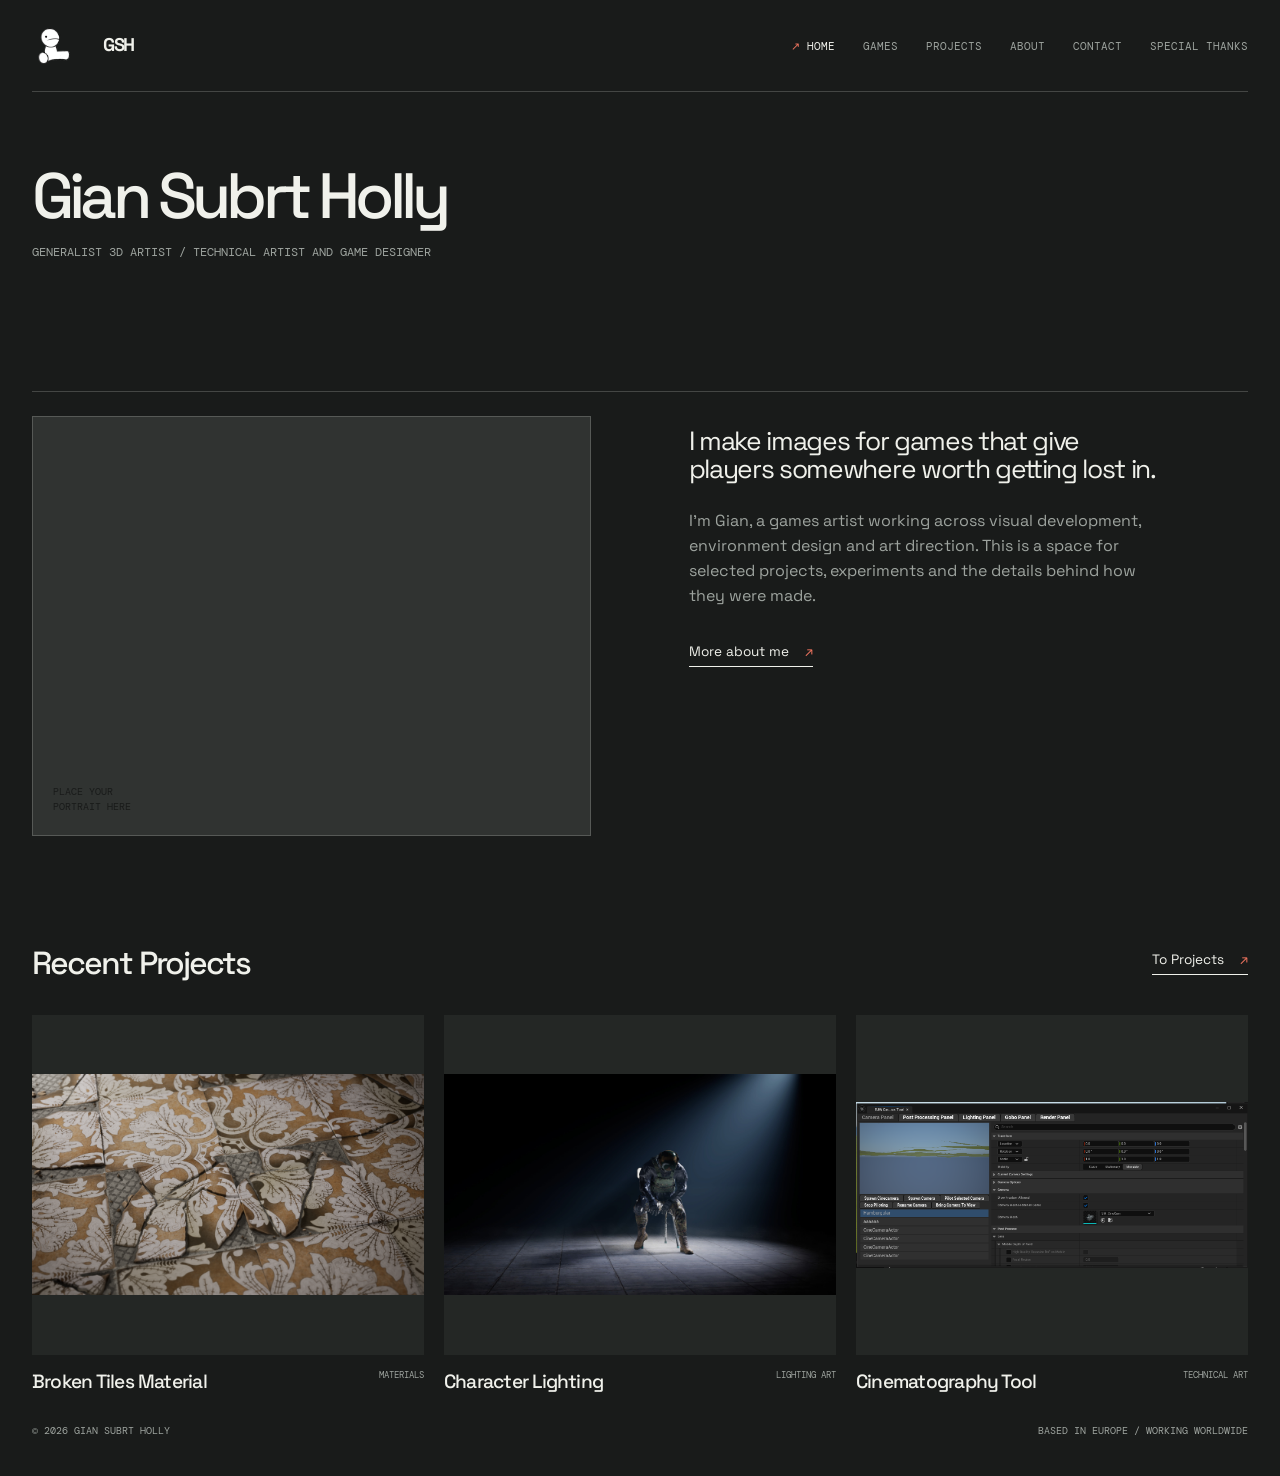
<file: index.html>
<!doctype html>
<html lang="en">
<head>
  <meta charset="utf-8">
  <meta name="viewport" content="width=device-width, initial-scale=1">
  <meta name="description" content="Gian Subrt Holly - games art portfolio">
  <title>Gian Subrt Holly | Games Art</title>
  <link rel="preconnect" href="https://fonts.googleapis.com">
  <link rel="preconnect" href="https://fonts.gstatic.com" crossorigin>
  <link href="https://fonts.googleapis.com/css2?family=DM+Mono:wght@400;500&family=Space+Grotesk:wght@400;500;600;700&display=swap" rel="stylesheet">
  <link rel="stylesheet" href="styles.css?v=4">
</head>
<body>
  <header class="site-header">
    <a class="brand" href="index.html" aria-label="Gian Subrt Holly home">GSH<span class="brand-mark">+</span></a>
    <nav class="site-nav" aria-label="Primary navigation">
      <a class="active" href="index.html">Home</a>
      <a href="games.html">Games</a>
      <a href="work.html">Projects</a>
      <a href="about.html">About</a>
      <a href="contact.html">Contact</a>
      <a href="special-thanks.html">Special thanks</a>
    </nav>
  </header>

  <main>
    <section class="hero page-shell">
      <h1 class="hero-title reveal delay-1">Gian Subrt Holly</h1>
      <p class="hero-role reveal delay-2">Generalist 3D Artist / Technical Artist and Game Designer</p>
    </section>

    <section class="about-home page-shell" aria-label="About me">
      <div class="section-heading">
      </div>
      <div class="about-home-grid">
        <div class="portrait-placeholder" role="img" aria-label="Placeholder for a portrait photograph">
          <span>Place your<br>portrait here</span>
        </div>
        <div class="about-home-copy">
          <p class="large-copy">I make images for games that give players somewhere worth getting lost in.</p>
          <p>I'm Gian, a games artist working across visual development, environment design and art direction. This is a space for selected projects, experiments and the details behind how they were made.</p>
          <a class="text-link" href="about.html">More about me <span>↗</span></a>
        </div>
      </div>
    </section>

    <section class="project-buttons page-shell" aria-labelledby="project-buttons-title">
      <div class="section-heading">
        <h2 id="project-buttons-title">Recent Projects</h2>
        <a class="text-link projects-link" href="work.html">To Projects <span>↗</span></a>
      </div>
      <div class="project-button-grid" id="recent-projects"></div>
    </section>

  </main>

  <script>
    const categoryLabels = { materials: 'Materials', models: '3D Models', environmental: 'Environmental Art', lighting: 'Lighting Art', technical: 'Technical Art' };
    const recentProjects = document.querySelector('#recent-projects');
    const projectSlug = (value) => /^[a-z0-9]+(?:-[a-z0-9]+)*$/.test(String(value || '')) ? String(value) : '';
    const localProjectImage = (value) => {
      const match = /^\/?assets\/images\/projects\/(.+)$/.exec(String(value || ''));
      if (!match) return '';
      const segments = match[1].split('/');
      const decodedSegments = [];
      for (const segment of segments) {
        let decodedSegment;
        try {
          decodedSegment = decodeURIComponent(segment);
        } catch {
          return '';
        }
        if (!decodedSegment || decodedSegment === '.' || decodedSegment === '..' || /[\/\\?#\u0000-\u001f]/.test(decodedSegment)) return '';
        decodedSegments.push(encodeURIComponent(decodedSegment));
      }
      return `/assets/images/projects/${decodedSegments.join('/')}`;
    };
    fetch('content/projects.json').then((response) => response.json()).then((data) => {
      if (!Array.isArray(data.projects)) return;
      recentProjects.replaceChildren();
      data.projects.slice(0, 3).forEach((project) => {
        const slug = projectSlug(project.slug);
        if (!slug) return;
        const card = document.createElement('a');
        card.className = 'project-button';
        card.href = `project.html?slug=${encodeURIComponent(slug)}`;
        const image = document.createElement('span');
        image.className = 'project-button-image';
        const cardImage = localProjectImage(project.cardImage);
        if (cardImage) {
          image.classList.add('has-upload');
          image.style.background = '#242725';
          image.style.backgroundImage = 'none';
          const uploadedImage = document.createElement('img');
          uploadedImage.src = cardImage;
          uploadedImage.alt = `${String(project.title || 'Project')} preview`;
          uploadedImage.style.position = 'absolute';
          uploadedImage.style.inset = '0';
          uploadedImage.style.width = '100%';
          uploadedImage.style.height = '100%';
          uploadedImage.style.objectFit = 'contain';
          image.append(uploadedImage);
        }
        const label = document.createElement('span');
        label.className = 'project-button-label';
        const title = document.createElement('strong');
        title.textContent = String(project.title || 'Untitled project');
        const category = document.createElement('small');
        category.textContent = categoryLabels[project.category] || 'Projects';
        label.append(title, category);
        card.append(image, label);
        recentProjects.append(card);
      });
    }).catch(() => {});
  </script>

  <footer class="site-footer page-shell">
    <p>© 2026 Gian Subrt Holly</p>
    <p>Based in Europe / Working worldwide</p>
  </footer>
</body>
</html>
</file>
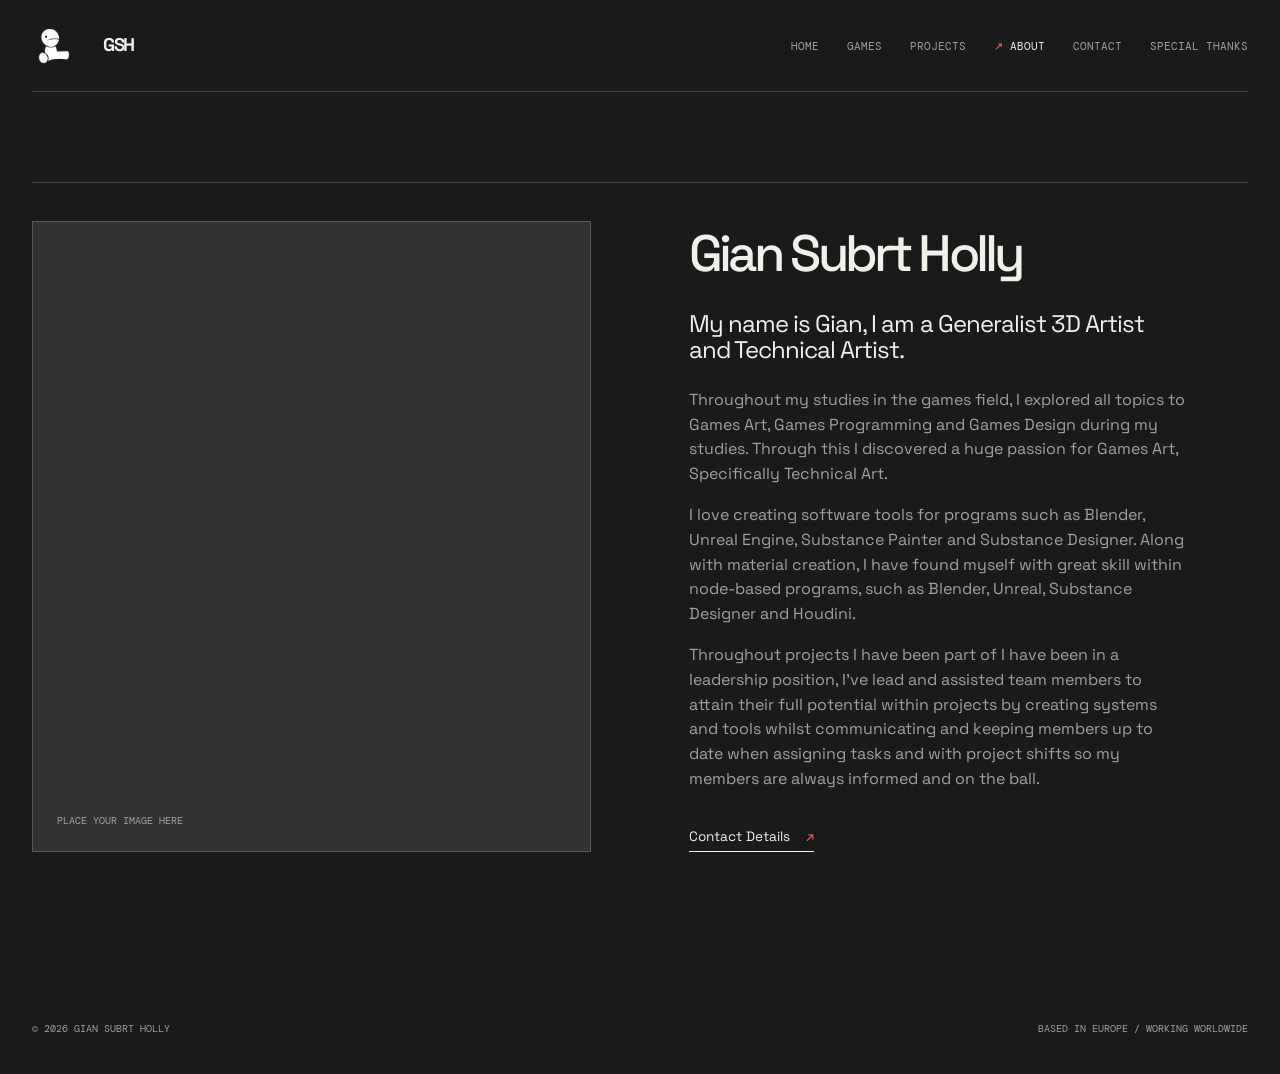
<file: about.html>
<!doctype html>
<html lang="en">
<head>
  <meta charset="utf-8"><meta name="viewport" content="width=device-width, initial-scale=1"><meta name="description" content="About Gian Subrt Holly, games artist"><title>About | Gian Subrt Holly</title>
  <link rel="preconnect" href="https://fonts.googleapis.com"><link rel="preconnect" href="https://fonts.gstatic.com" crossorigin><link href="https://fonts.googleapis.com/css2?family=DM+Mono:wght@400;500&family=Space+Grotesk:wght@400;500;600;700&display=swap" rel="stylesheet"><link rel="stylesheet" href="styles.css?v=3">
</head>
<body>
  <header class="site-header"><a class="brand" href="index.html" aria-label="Gian Subrt Holly home">GSH<span class="brand-mark">+</span></a><nav class="site-nav" aria-label="Primary navigation"><a href="index.html">Home</a><a href="games.html">Games</a><a href="work.html">Projects</a><a class="active" href="about.html">About</a><a href="contact.html">Contact</a><a href="special-thanks.html">Special thanks</a></nav></header>
  <main class="page-shell inner-page about-page"><div class="about-grid"><div class="about-photo-placeholder" role="img" aria-label="Placeholder for an About page image"><span>Place your image here</span></div><div class="about-copy"><h1>Gian Subrt Holly</h1><p>My name is Gian, I am a Generalist 3D Artist and Technical Artist.</p><p>Throughout my studies in the games field, I explored all topics to Games Art, Games Programming and Games Design during my studies. Through this I discovered a huge passion for Games Art, Specifically Technical Art.</p><p>I love creating software tools for programs such as Blender, Unreal Engine, Substance Painter and Substance Designer. Along with material creation, I have found myself with great skill within node-based programs, such as Blender, Unreal, Substance Designer and Houdini.</p><p>Throughout projects I have been part of I have been in a leadership position, I've lead and assisted team members to attain their full potential within projects by creating systems and tools whilst communicating and keeping members up to date when assigning tasks and with project shifts so my members are always informed and on the ball.</p><a class="text-link" href="contact.html">Contact Details <span>↗</span></a></div></div></main>
  <footer class="site-footer page-shell"><p>© 2026 Gian Subrt Holly</p><p>Based in Europe / Working worldwide</p></footer>
</body>
</html>
</file>
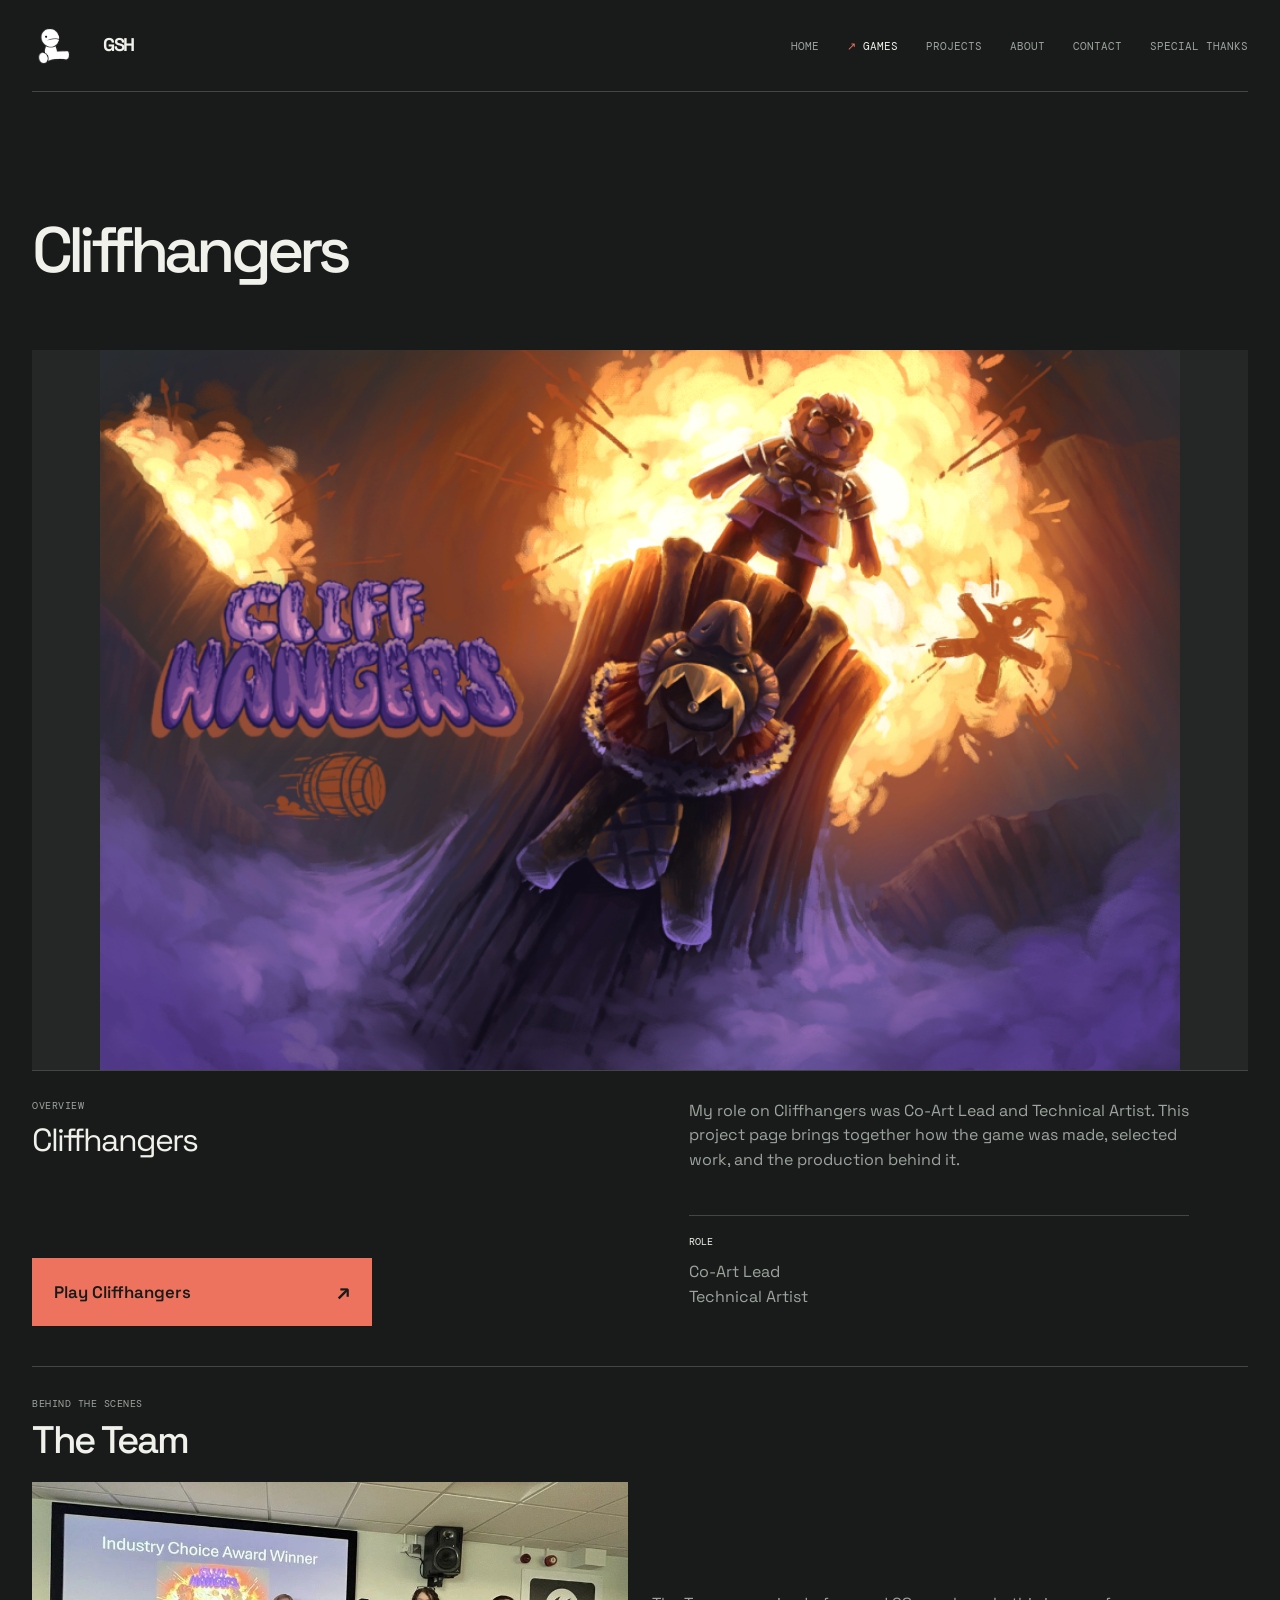
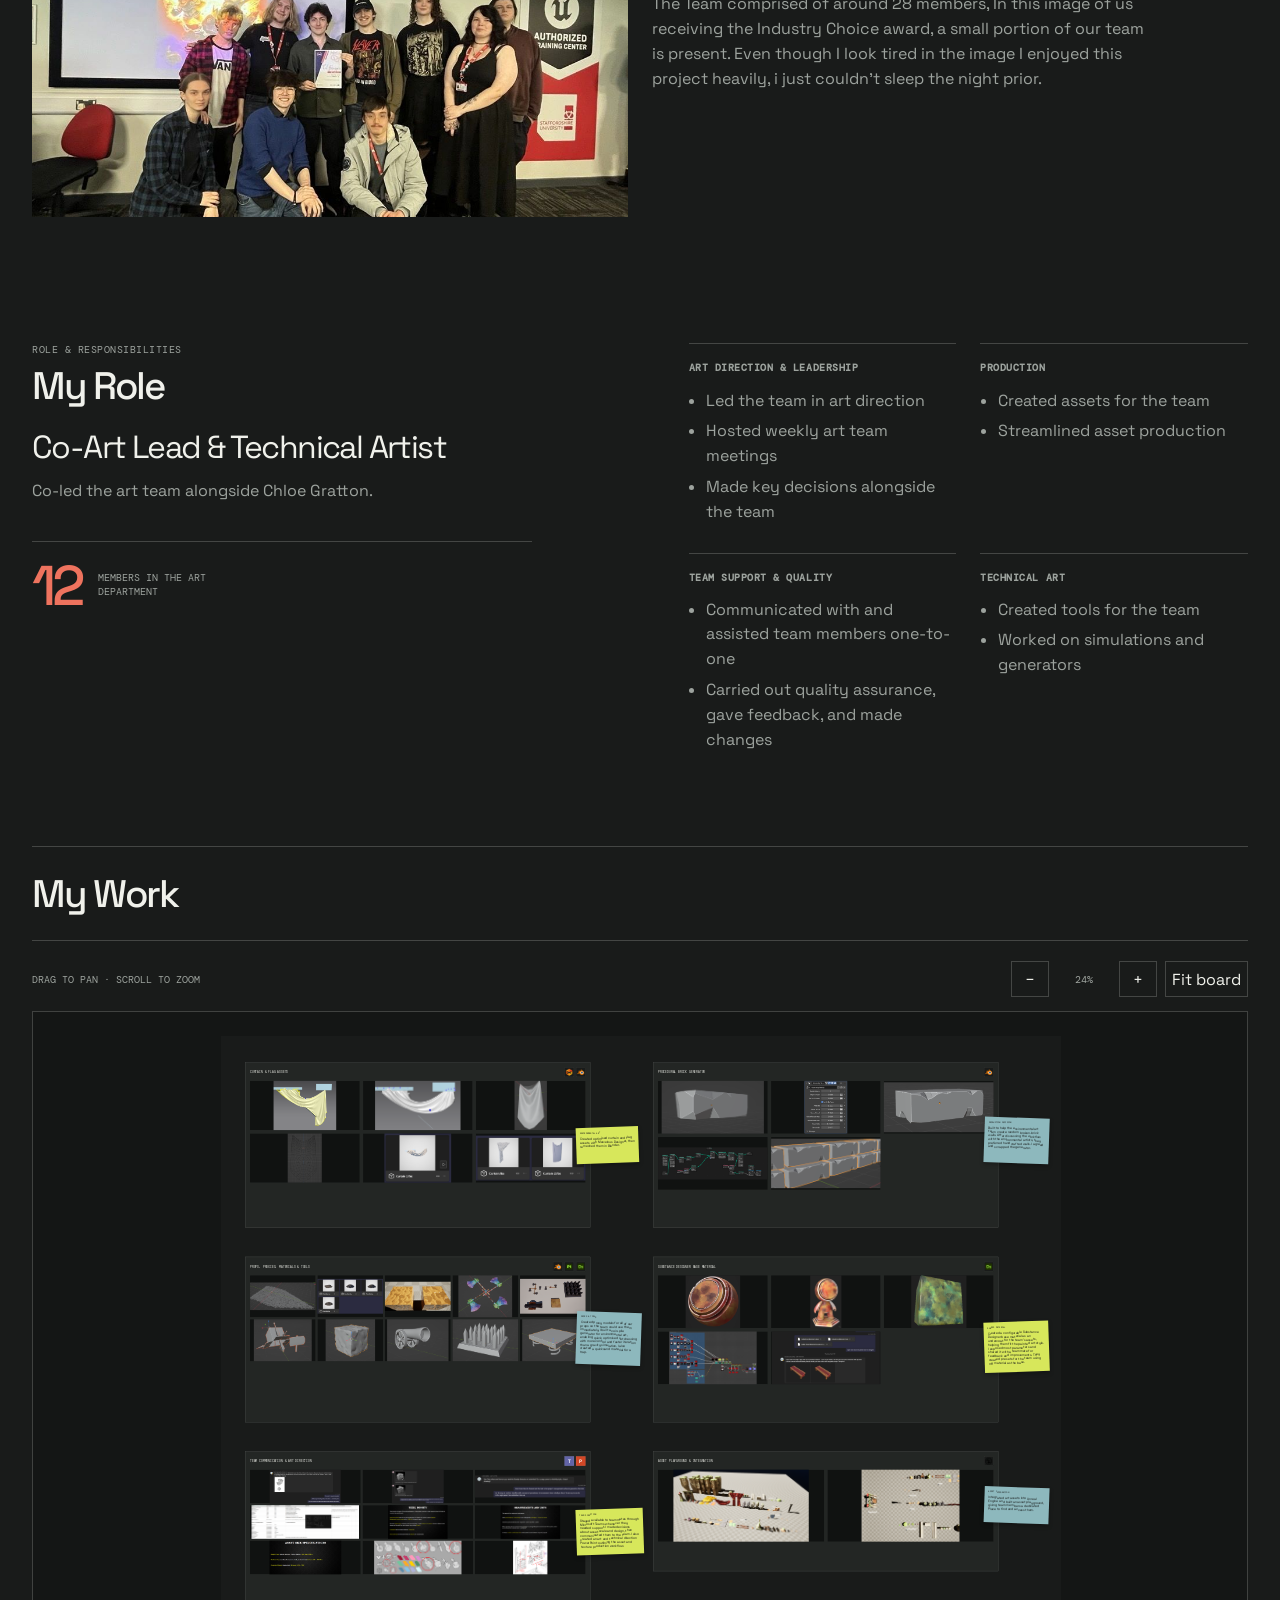
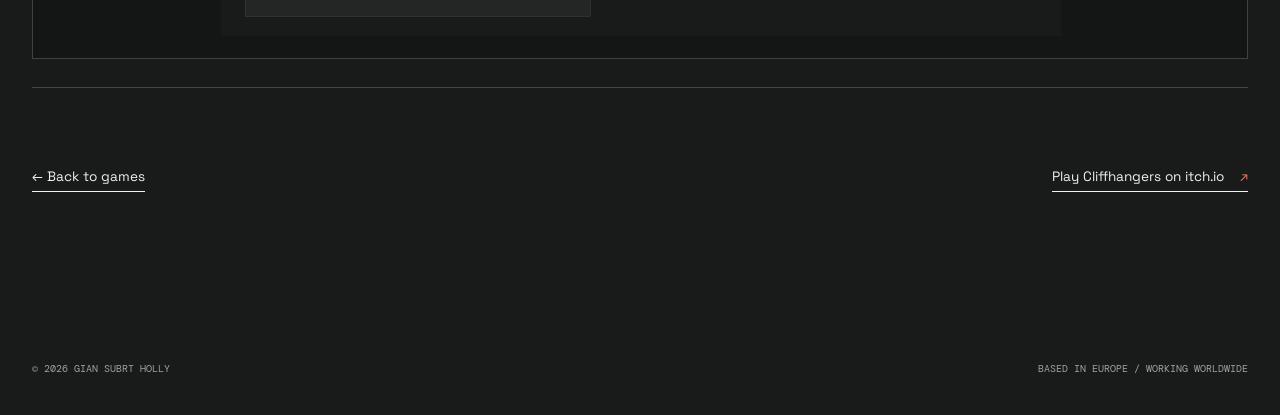
<file: cliffhangers.html>
<!doctype html>
<html lang="en">
<head>
  <meta charset="utf-8"><meta name="viewport" content="width=device-width, initial-scale=1"><meta name="description" content="Cliffhangers: an industry award-winning game made in eight weeks. Co-Art Lead and Technical Artist: Gian Subrt Holly."><title>Cliffhangers | Gian Subrt Holly</title>
  <link rel="preconnect" href="https://fonts.googleapis.com"><link rel="preconnect" href="https://fonts.gstatic.com" crossorigin><link href="https://fonts.googleapis.com/css2?family=DM+Mono:wght@400;500&family=Space+Grotesk:wght@400;500;600;700&display=swap" rel="stylesheet"><link rel="stylesheet" href="styles.css?v=17"><script src="scripts/cliffhangers-board.js?v=2" defer></script>
</head>
<body>
  <header class="site-header"><a class="brand" href="index.html" aria-label="Gian Subrt Holly home">GSH<span class="brand-mark">+</span></a><nav class="site-nav" aria-label="Primary navigation"><a href="index.html">Home</a><a class="active" href="games.html">Games</a><a href="work.html">Projects</a><a href="about.html">About</a><a href="contact.html">Contact</a><a href="special-thanks.html">Special thanks</a></nav></header>
  <main class="page-shell project-detail cliffhangers-page">
    <h1>Cliffhangers</h1>
    <img class="cliffhangers-hero" src="assets/images/projects/Cliffhangers/tBisLp.png" alt="Cliffhangers key art">
    <div class="detail-grid">
      <div class="cliffhangers-overview">
        <p class="project-index">Overview</p>
        <p class="detail-lede">Cliffhangers</p>
        <a class="cliffhangers-play-button" href="https://rolling-barrel.itch.io/cliffhangers" target="_blank" rel="noopener noreferrer">Play Cliffhangers <span aria-hidden="true">↗</span></a>
      </div>
      <div class="detail-copy">
        <p>My role on Cliffhangers was Co-Art Lead and Technical Artist. This project page brings together how the game was made, selected work, and the production behind it.</p>
        <div class="detail-meta"><p><span>Role</span>Co-Art Lead<br>Technical Artist</p></div>
      </div>
    </div>
    <section class="cliffhangers-team" aria-labelledby="cliffhangers-team-title">
      <div class="cliffhangers-team-heading"><p class="project-index">Behind the scenes</p><h2 id="cliffhangers-team-title">The Team</h2></div>
      <div class="cliffhangers-team-grid">
        <img src="assets/images/projects/Cliffhangers/1779788008208.jpg" alt="The Cliffhangers team receiving the Industry Choice award">
        <p class="detail-copy">The Team comprised of around 28 members, In this image of us receiving the Industry Choice award, a small portion of our team is present. Even though I look tired in the image I enjoyed this project heavily, i just couldn't sleep the night prior.</p>
      </div>
    </section>
    <section class="project-content-block cliffhangers-role" aria-labelledby="cliffhangers-role-title">
      <div class="cliffhangers-role-summary">
        <p class="project-index">Role &amp; responsibilities</p>
        <h2 id="cliffhangers-role-title">My Role</h2>
        <p class="cliffhangers-role-title">Co-Art Lead &amp; Technical Artist</p>
        <p class="cliffhangers-role-partner">Co-led the art team alongside Chloe Gratton.</p>
        <div class="cliffhangers-role-stat"><strong>12</strong><span>members in the art department</span></div>
      </div>
      <div class="project-block-copy cliffhangers-role-content">
        <div class="cliffhangers-role-groups">
          <section class="cliffhangers-role-group">
            <h3 class="project-index">Art direction &amp; leadership</h3>
            <ul>
              <li>Led the team in art direction</li>
              <li>Hosted weekly art team meetings</li>
              <li>Made key decisions alongside the team</li>
            </ul>
          </section>
          <section class="cliffhangers-role-group">
            <h3 class="project-index">Production</h3>
            <ul>
              <li>Created assets for the team</li>
              <li>Streamlined asset production</li>
            </ul>
          </section>
          <section class="cliffhangers-role-group">
            <h3 class="project-index">Team support &amp; quality</h3>
            <ul>
              <li>Communicated with and assisted team members one-to-one</li>
              <li>Carried out quality assurance, gave feedback, and made changes</li>
            </ul>
          </section>
          <section class="cliffhangers-role-group">
            <h3 class="project-index">Technical art</h3>
            <ul>
              <li>Created tools for the team</li>
              <li>Worked on simulations and generators</li>
            </ul>
          </section>
        </div>
      </div>
    </section>
    <section class="cliffhangers-my-work" aria-labelledby="cliffhangers-my-work-title">
      <div class="cliffhangers-my-work-heading">
        <h2 id="cliffhangers-my-work-title">My Work</h2>
      </div>
      <div class="cliffhangers-board-panel">
        <div class="cliffhangers-board-toolbar">
          <p id="cliffhangers-board-help">Drag to pan · Scroll to zoom</p>
          <div class="cliffhangers-board-controls" role="group" aria-label="Board zoom controls">
            <button type="button" data-board-zoom-out aria-label="Zoom out">−</button>
            <output data-board-zoom-level aria-live="polite">100%</output>
            <button type="button" data-board-zoom-in aria-label="Zoom in">+</button>
            <button type="button" data-board-reset>Fit board</button>
          </div>
        </div>
        <div class="cliffhangers-board-viewport" data-board-viewport role="region" aria-label="Cliffhangers project work board" aria-describedby="cliffhangers-board-help" tabindex="0">
          <div class="cliffhangers-board-canvas" data-board-canvas>
            <section class="cliffhangers-board-frame cliffhangers-board-frame-cloth" aria-labelledby="board-frame-cloth-title">
              <div class="cliffhangers-board-frame-heading">
                <h3 id="board-frame-cloth-title">Curtain &amp; flag assets</h3>
                <div class="cliffhangers-board-tools" role="group" aria-label="Software used">
                  <img src="assets/icons/MarvelousDesignerIcon.png" alt="Marvelous Designer" loading="lazy">
                  <img src="assets/PagesIcons/BlenderIcon.webp" alt="Blender" loading="lazy">
                </div>
              </div>
              <div class="cliffhangers-board-gallery">
                <img src="assets/images/projects/Cliffhangers/image%20%2830%29.png" alt="Curtain cloth drape simulation" loading="lazy" draggable="false">
                <img src="assets/images/projects/Cliffhangers/image%20%2831%29.png" alt="Cloth simulation study" loading="lazy" draggable="false">
                <img src="assets/images/projects/Cliffhangers/Screenshot%202026-04-27%20093128.png" alt="Curtain mesh in Blender" loading="lazy" draggable="false">
                <img src="assets/images/projects/Cliffhangers/Screenshot%202026-04-24%20174037.png" alt="Wireframe topology of the remeshed curtain" loading="lazy" draggable="false">
                <img src="assets/images/projects/Cliffhangers/Screenshot%202026-04-30%20045832.png" alt="Curtain 3 FBX asset preview" loading="lazy" draggable="false">
                <img src="assets/images/projects/Cliffhangers/Screenshot%202026-04-30%20050505.png" alt="Two exported curtain FBX assets" loading="lazy" draggable="false">
              </div>
            </section>
            <aside class="cliffhangers-board-note cliffhangers-board-note-cloth" role="note" aria-label="Environmental art project note">
              <span>Environmental art</span>
              <p>Created optimised curtain and flag assets with Marvelous Designer, then remeshed them in Blender.</p>
            </aside>
            <section class="cliffhangers-board-frame cliffhangers-board-frame-bricks" aria-labelledby="board-frame-bricks-title">
              <div class="cliffhangers-board-frame-heading">
                <h3 id="board-frame-bricks-title">Procedural brick generator</h3>
                <div class="cliffhangers-board-tools" role="group" aria-label="Software used">
                  <img src="assets/PagesIcons/BlenderIcon.webp" alt="Blender" loading="lazy">
                </div>
              </div>
              <div class="cliffhangers-board-gallery">
                <img src="assets/images/projects/Cliffhangers/Screenshot%202026-03-08%20050010.png" alt="Generated broken brick geometry" loading="lazy" draggable="false">
                <img src="assets/images/projects/Cliffhangers/Screenshot%202026-03-08%20050038.png" alt="Geometry Nodes generator settings" loading="lazy" draggable="false">
                <img src="assets/images/projects/Cliffhangers/Screenshot%202026-03-08%20050150.png" alt="Second generated broken brick variation" loading="lazy" draggable="false">
                <img src="assets/images/projects/Cliffhangers/Screenshot%202026-03-08%20050216.png" alt="Geometry Nodes brick generator setup" loading="lazy" draggable="false">
                <img src="assets/images/projects/Cliffhangers/Screenshot%202026-03-08%20050219.png" alt="Repeated generated brick wall" loading="lazy" draggable="false">
              </div>
            </section>
            <aside class="cliffhangers-board-note cliffhangers-board-note-bricks" role="note" aria-label="Brick generator production decision">
              <span>Production decision</span>
              <p>Built to help the environmental art team create random broken-brick walls. After discussing the workflow with the environmental artists, they preferred handcrafted walls. I agreed and scrapped the generator.</p>
            </aside>
            <section class="cliffhangers-board-frame cliffhangers-board-frame-material" aria-labelledby="board-frame-material-title">
              <div class="cliffhangers-board-frame-heading">
                <h3 id="board-frame-material-title">Substance Designer base material</h3>
                <div class="cliffhangers-board-tools" role="group" aria-label="Software used">
                  <img src="assets/PagesIcons/DesignerIcon.png" alt="Substance 3D Designer" loading="lazy">
                </div>
              </div>
              <div class="cliffhangers-board-gallery">
                <img src="assets/images/projects/Cliffhangers/Screenshot%202026-03-18%20072914.png" alt="Painted-style base material on a sample sphere" loading="lazy" draggable="false">
                <img src="assets/images/projects/Cliffhangers/Screenshot%202026-03-20%20161153.png" alt="Character asset using the painted-style material" loading="lazy" draggable="false">
                <img src="assets/images/projects/Cliffhangers/Screenshot%202026-03-22%20174820.png" alt="Painted-style material applied to a surface" loading="lazy" draggable="false">
                <img src="assets/images/projects/Cliffhangers/Screenshot%202026-03-22%20174845.png" alt="Substance Designer material graph" loading="lazy" draggable="false">
                <img src="assets/images/projects/Cliffhangers/Screenshot%202026-05-09%20081311.png" alt="Team feedback and material preset discussion" loading="lazy" draggable="false">
              </div>
            </section>
            <aside class="cliffhangers-board-note cliffhangers-board-note-material" role="note" aria-label="Shared base material description">
              <span>Shared material</span>
              <p>Created a configurable Substance Designer base material as an undercoat for the team's assets, helping them fit the painted art style. I exposed most parameters and shared it with a teammate for feedback and improvements. They created presets for the team using my material as the base.</p>
            </aside>
            <section class="cliffhangers-board-frame cliffhangers-board-frame-props" aria-labelledby="board-frame-props-title">
              <div class="cliffhangers-board-frame-heading">
                <h3 id="board-frame-props-title">Props, proxies, materials &amp; tools</h3>
                <div class="cliffhangers-board-tools" role="group" aria-label="Software used">
                  <img src="assets/PagesIcons/BlenderIcon.webp" alt="Blender" loading="lazy">
                  <img src="assets/PagesIcons/PainterIcon.png" alt="Substance 3D Painter" loading="lazy">
                  <img src="assets/PagesIcons/DesignerIcon.png" alt="Substance 3D Designer" loading="lazy">
                </div>
              </div>
              <div class="cliffhangers-board-gallery">
                <img src="assets/images/projects/Cliffhangers/Screenshot%202026-04-30%20045759.png" alt="Coin-pile generator output in Blender" loading="lazy" draggable="false">
                <img src="assets/images/projects/Cliffhangers/Screenshot%202026-04-30%20045821.png" alt="Coin-pile asset variations" loading="lazy" draggable="false">
                <img src="assets/images/projects/Cliffhangers/Screenshot%202026-05-02%20163346.png" alt="Quicksand material on two surfaces" loading="lazy" draggable="false">
                <img src="assets/images/projects/Cliffhangers/Screenshot%202026-03-15%20172915.png" alt="Proxy props with checker textures" loading="lazy" draggable="false">
                <img src="assets/images/projects/Cliffhangers/Screenshot%202026-04-13%20090841.png" alt="Assortment of environmental prop models" loading="lazy" draggable="false">
                <img src="assets/images/projects/Cliffhangers/Screenshot%202026-04-13%20091132.png" alt="Selected proxy geometry in Blender" loading="lazy" draggable="false">
                <img src="assets/images/projects/Cliffhangers/Screenshot%202026-04-13%20091139.png" alt="Rock proxy model" loading="lazy" draggable="false">
                <img src="assets/images/projects/Cliffhangers/Screenshot%202026-04-13%20091157.png" alt="Cannon prop model" loading="lazy" draggable="false">
                <img src="assets/images/projects/Cliffhangers/Screenshot%202026-04-13%20091209.png" alt="Spike trap prop model" loading="lazy" draggable="false">
                <img src="assets/images/projects/Cliffhangers/Screenshot%202026-04-13%20091214.png" alt="Stone pressure-plate prop model" loading="lazy" draggable="false">
              </div>
            </section>
            <aside class="cliffhangers-board-note cliffhangers-board-note-props" role="note" aria-label="Props and tools description">
              <span>Props &amp; tools</span>
              <p>Created proxy models for all of our props so the team could use them immediately. I built a coin-pile generator for environmental art, enabling quick, optimised set dressing with more control and faster iteration than a gravity simulation. I also created a quicksand material for a trap.</p>
            </aside>
            <section class="cliffhangers-board-frame cliffhangers-board-frame-communication" aria-labelledby="board-frame-communication-title">
              <div class="cliffhangers-board-frame-heading">
                <h3 id="board-frame-communication-title">Team communication &amp; art direction</h3>
                <div class="cliffhangers-board-tools" role="group" aria-label="Software used">
                  <span class="cliffhangers-board-tool-mark cliffhangers-board-tool-mark-teams" role="img" aria-label="Microsoft Teams">T</span>
                  <span class="cliffhangers-board-tool-mark cliffhangers-board-tool-mark-powerpoint" role="img" aria-label="Microsoft PowerPoint">P</span>
                </div>
              </div>
              <div class="cliffhangers-board-gallery">
                <img src="assets/images/projects/Cliffhangers/Screenshot%202026-05-09%20081348.png" alt="Teams discussion requesting feedback on a landmine concept" loading="lazy" draggable="false">
                <img src="assets/images/projects/Cliffhangers/Screenshot%202026-05-09%20081243.png" alt="Team feedback on modular wall mockups" loading="lazy" draggable="false">
                <img src="assets/images/projects/Cliffhangers/Screenshot%202026-05-09%20081233.png" alt="Team exchange about concept art submission format" loading="lazy" draggable="false">
                <img src="assets/images/projects/Cliffhangers/Screenshot%202026-03-11%20180352.png" alt="Asset planning sheet with trap and environment requirements" loading="lazy" draggable="false">
                <img src="assets/images/projects/Cliffhangers/Screenshot%202026-03-12%20054404.png" alt="Art direction slide describing texel density" loading="lazy" draggable="false">
                <img src="assets/images/projects/Cliffhangers/Screenshot%202026-03-12%20055320.png" alt="Art direction slide describing measurements and units" loading="lazy" draggable="false">
                <img src="assets/images/projects/Cliffhangers/Screenshot%202026-03-12%20082416.png" alt="Art direction slide defining asset size specifications" loading="lazy" draggable="false">
                <img src="assets/images/projects/Cliffhangers/Screenshot%202026-04-17%20162449.png" alt="Marked prop concept sheet for team feedback" loading="lazy" draggable="false">
                <img src="assets/images/projects/Cliffhangers/Screenshot%202026-03-05%20142755.png" alt="Measured wall and plank concept for asset direction" loading="lazy" draggable="false">
              </div>
            </section>
            <aside class="cliffhangers-board-note cliffhangers-board-note-communication" role="note" aria-label="Team communication and art direction">
              <span>Team direction</span>
              <p>Stayed available to teammates through Microsoft Teams whenever they needed support. I made decisions about asset scale and design, then communicated them to the team. I also created an art and technical direction PowerPoint outlining the asset and texture production workflow.</p>
            </aside>
            <section class="cliffhangers-board-frame cliffhangers-board-frame-unreal" aria-labelledby="board-frame-unreal-title">
              <div class="cliffhangers-board-frame-heading">
                <h3 id="board-frame-unreal-title">Asset playground &amp; integration</h3>
                <div class="cliffhangers-board-tools" role="group" aria-label="Software used">
                  <img src="assets/PagesIcons/UnrealEngineIcon.png" alt="Unreal Engine" loading="lazy">
                </div>
              </div>
              <div class="cliffhangers-board-gallery">
                <img src="assets/images/projects/Cliffhangers/Screenshot%202026-05-09%20021535.png" alt="Assets arranged in the Unreal Engine asset playground" loading="lazy" draggable="false">
                <img src="assets/images/projects/Cliffhangers/Screenshot%202026-05-09%20021544.png" alt="Unreal Engine asset playground categories and locations" loading="lazy" draggable="false">
              </div>
            </section>
            <aside class="cliffhangers-board-note cliffhangers-board-note-unreal" role="note" aria-label="Asset integration description">
              <span>Asset integration</span>
              <p>Integrated art assets into Unreal Engine and built an asset playground, giving team members a dedicated place to find and access them.</p>
            </aside>
          </div>
        </div>
      </div>
    </section>
    <div class="cliffhangers-links"><a class="back-link" href="games.html">← Back to games</a><a class="text-link" href="https://rolling-barrel.itch.io/cliffhangers" target="_blank" rel="noopener noreferrer">Play Cliffhangers on itch.io <span>↗</span></a></div>
  </main>
  <footer class="site-footer page-shell"><p>© 2026 Gian Subrt Holly</p><p>Based in Europe / Working worldwide</p></footer>
</body>
</html>
</file>
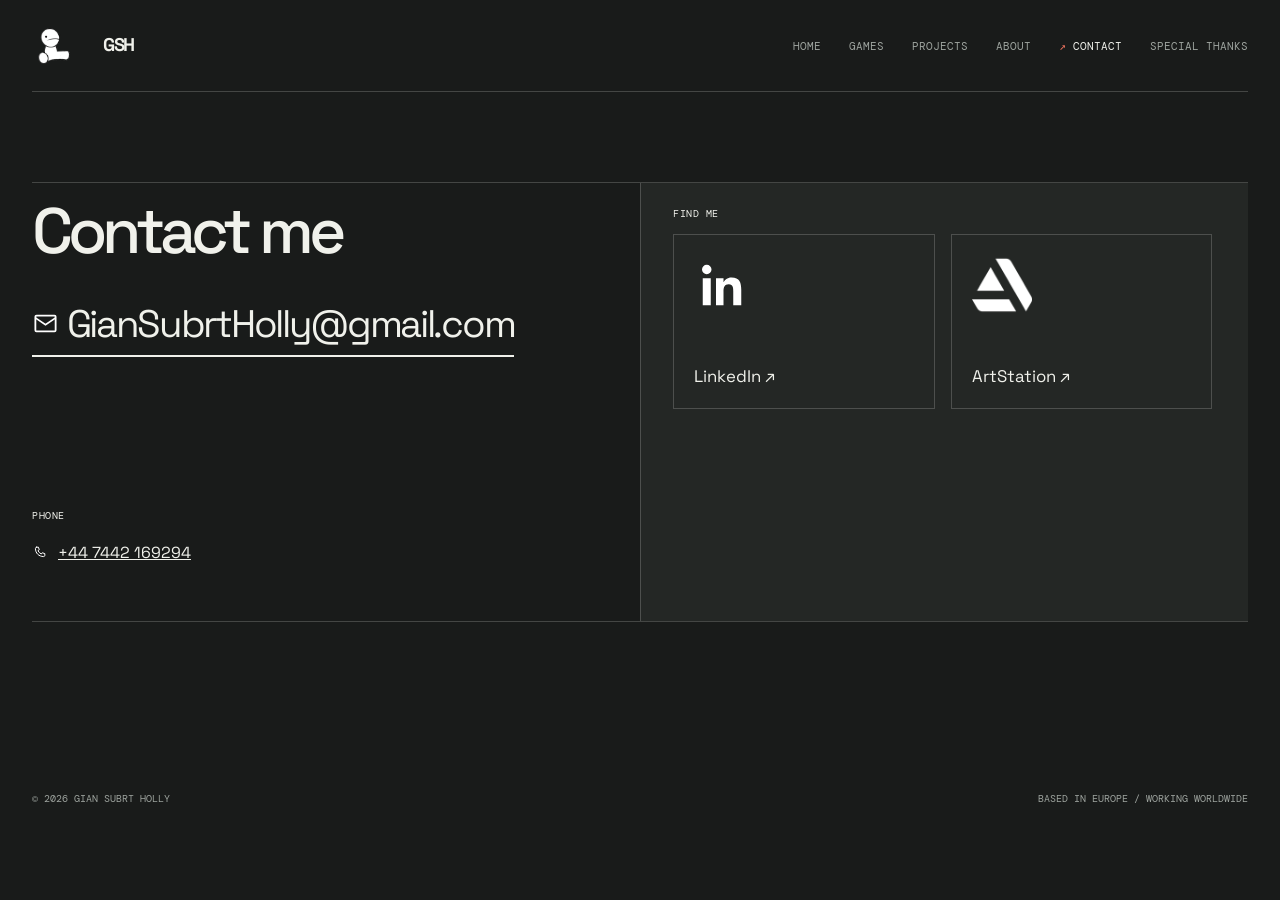
<file: contact.html>
<!doctype html>
<html lang="en">
<head>
  <meta charset="utf-8"><meta name="viewport" content="width=device-width, initial-scale=1"><meta name="description" content="Contact Gian Subrt Holly about games art projects"><title>Contact | Gian Subrt Holly</title>
  <link rel="preconnect" href="https://fonts.googleapis.com"><link rel="preconnect" href="https://fonts.gstatic.com" crossorigin><link href="https://fonts.googleapis.com/css2?family=DM+Mono:wght@400;500&family=Space+Grotesk:wght@400;500;600;700&display=swap" rel="stylesheet"><link rel="stylesheet" href="styles.css?v=3">
</head>
<body>
  <header class="site-header"><a class="brand" href="index.html" aria-label="Gian Subrt Holly home">GSH<span class="brand-mark">+</span></a><nav class="site-nav" aria-label="Primary navigation"><a href="index.html">Home</a><a href="games.html">Games</a><a href="work.html">Projects</a><a href="about.html">About</a><a class="active" href="contact.html">Contact</a><a href="special-thanks.html">Special thanks</a></nav></header>
  <main class="page-shell inner-page contact-page"><div class="contact-split"><section class="contact-left"><h1>Contact me</h1><a class="email-link" href="mailto:GianSubrtHolly@gmail.com"><img src="assets/icons/email.svg" alt="">GianSubrtHolly@gmail.com</a><div class="phone-block"><span>Phone</span><a class="contact-action" href="tel:+447442169294"><img src="assets/icons/phone.svg" alt="">+44 7442 169294</a></div></section><section class="find-me"><span>Find me</span><a class="contact-action" href="https://www.linkedin.com/in/gian-subrt-holly-15762a332" target="_blank" rel="noopener noreferrer"><img src="assets/icons/linkedin.svg" alt="">LinkedIn ↗</a><a class="contact-action" href="https://www.artstation.com/giansubrtholly" target="_blank" rel="noopener noreferrer"><img src="assets/icons/Artstation%20Logo.png" alt="">ArtStation ↗</a></section></div></main>
  <footer class="site-footer page-shell"><p>© 2026 Gian Subrt Holly</p><p>Based in Europe / Working worldwide</p></footer>
</body>
</html>
</file>
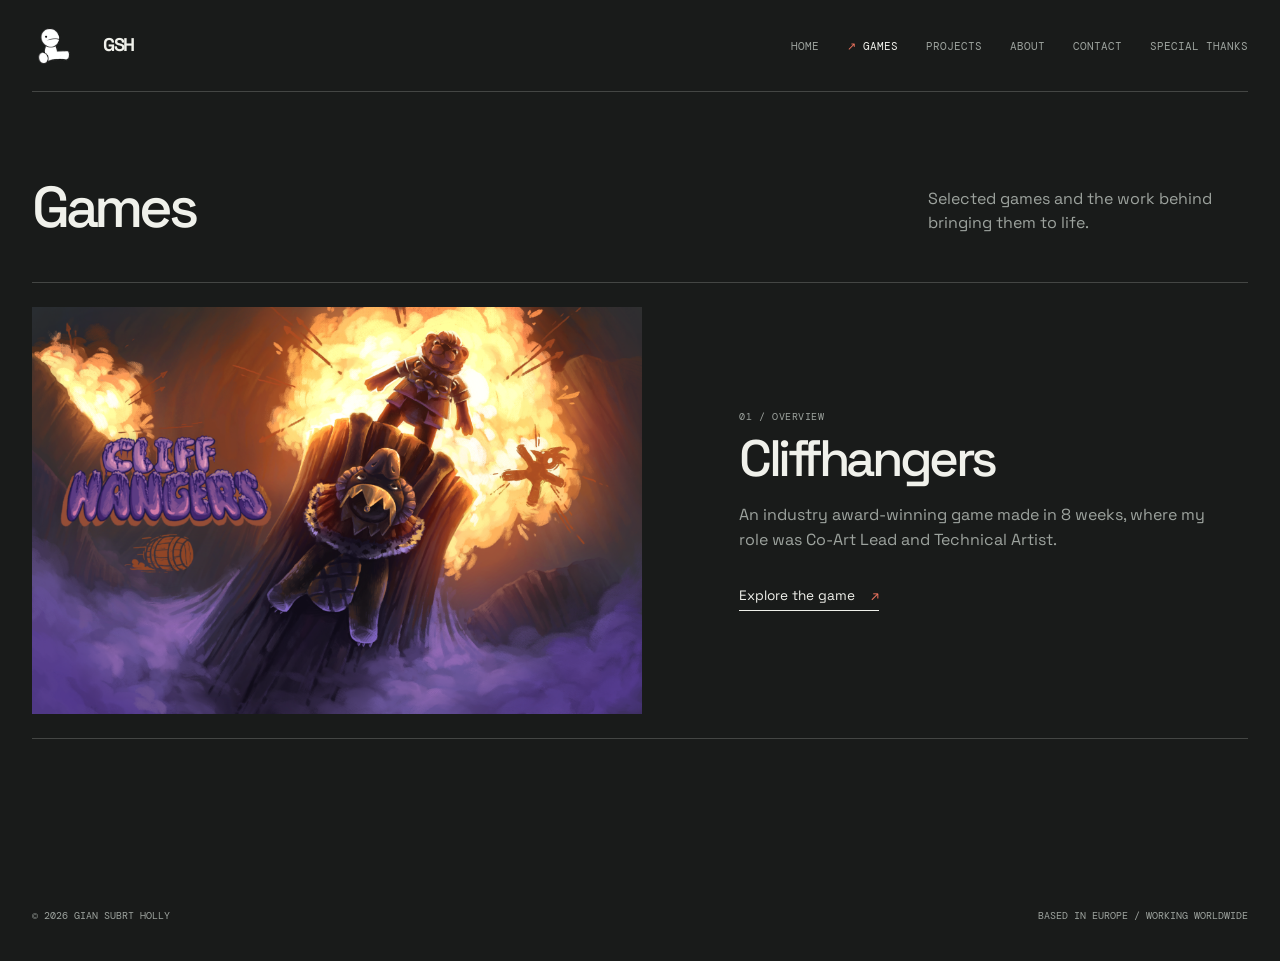
<file: games.html>
<!doctype html>
<html lang="en">
<head>
  <meta charset="utf-8"><meta name="viewport" content="width=device-width, initial-scale=1"><meta name="description" content="Games by Gian Subrt Holly"><title>Games | Gian Subrt Holly</title>
  <link rel="preconnect" href="https://fonts.googleapis.com"><link rel="preconnect" href="https://fonts.gstatic.com" crossorigin><link href="https://fonts.googleapis.com/css2?family=DM+Mono:wght@400;500&family=Space+Grotesk:wght@400;500;600;700&display=swap" rel="stylesheet"><link rel="stylesheet" href="styles.css?v=4">
</head>
<body>
  <header class="site-header"><a class="brand" href="index.html" aria-label="Gian Subrt Holly home">GSH<span class="brand-mark">+</span></a><nav class="site-nav" aria-label="Primary navigation"><a href="index.html">Home</a><a class="active" href="games.html">Games</a><a href="work.html">Projects</a><a href="about.html">About</a><a href="contact.html">Contact</a><a href="special-thanks.html">Special thanks</a></nav></header>
  <main class="page-shell inner-page games-page">
    <div class="page-intro"><h1>Games</h1><p class="page-lede">Selected games and the work behind bringing them to life.</p></div>
    <section aria-label="Game projects">
      <a class="game-card" href="cliffhangers.html">
        <img class="game-card-image" src="assets/images/projects/Cliffhangers/tBisLp.png" alt="Cliffhangers artwork showing a character riding a log through an explosion">
        <div class="game-card-copy">
          <p class="project-index">01 / Overview</p>
          <h2>Cliffhangers</h2>
          <p>An industry award-winning game made in 8 weeks, where my role was Co-Art Lead and Technical Artist.</p>
          <span class="game-card-link">Explore the game <span aria-hidden="true">↗</span></span>
        </div>
      </a>
    </section>
  </main>
  <footer class="site-footer page-shell"><p>© 2026 Gian Subrt Holly</p><p>Based in Europe / Working worldwide</p></footer>
</body>
</html>
</file>
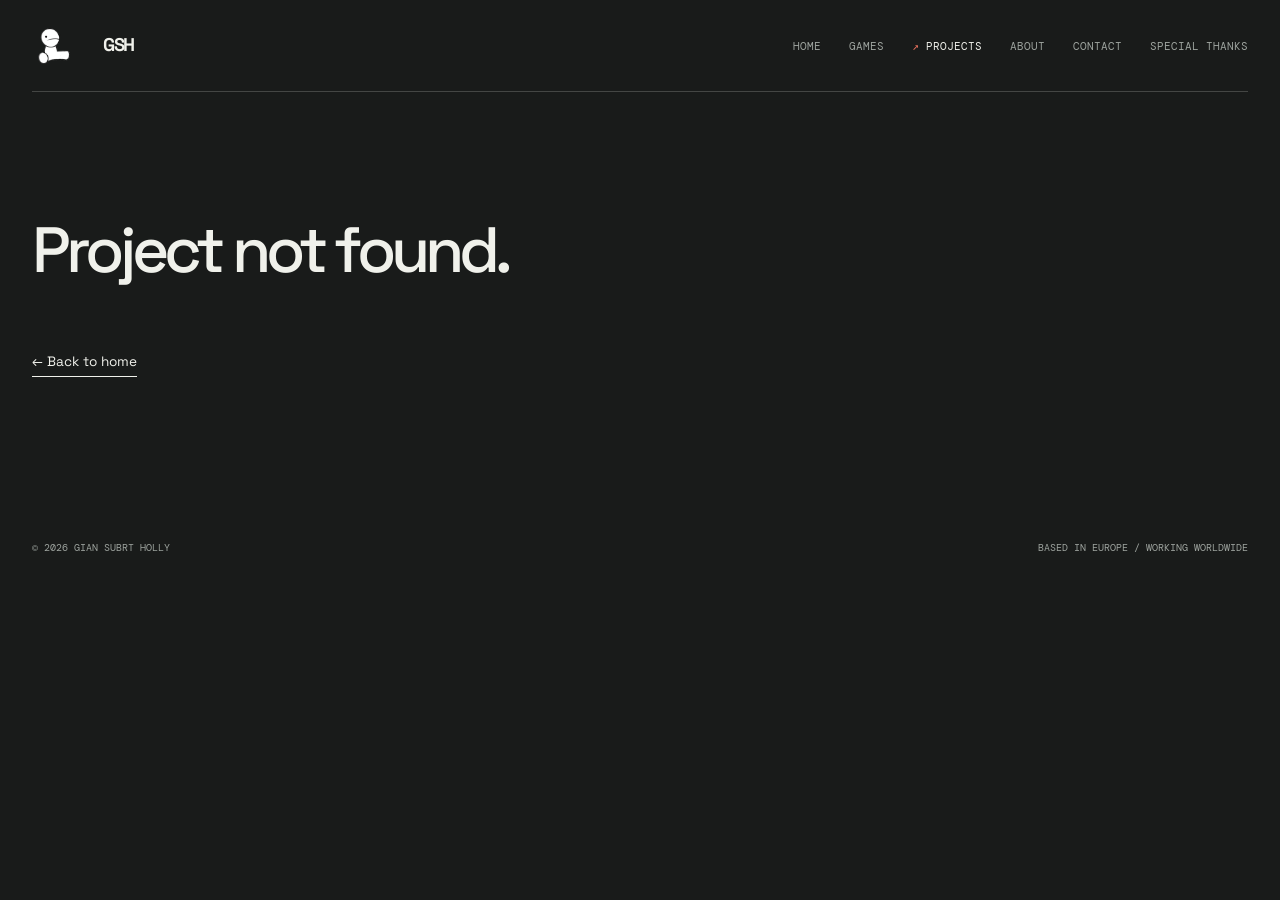
<file: project.html>
<!doctype html>
<html lang="en">
<head>
  <meta charset="utf-8">
  <meta name="viewport" content="width=device-width, initial-scale=1">
  <meta name="description" content="Project details">
  <title>Project | Gian Subrt Holly</title>
  <link rel="preconnect" href="https://fonts.googleapis.com">
  <link rel="preconnect" href="https://fonts.gstatic.com" crossorigin>
  <link href="https://fonts.googleapis.com/css2?family=DM+Mono:wght@400;500&family=Space+Grotesk:wght@400;500;600;700&display=swap" rel="stylesheet">
  <link rel="stylesheet" href="styles.css?v=16">
</head>
<body>
  <header class="site-header"><a class="brand" href="index.html" aria-label="Gian Subrt Holly home">GSH<span class="brand-mark">+</span></a><nav class="site-nav" aria-label="Primary navigation"><a href="index.html">Home</a><a href="games.html">Games</a><a class="active" href="work.html">Projects</a><a href="about.html">About</a><a href="contact.html">Contact</a><a href="special-thanks.html">Special thanks</a></nav></header>
  <main class="page-shell project-detail" id="project-page"><p class="project-loading">Loading project...</p></main>
  <footer class="site-footer page-shell"><p>© 2026 Gian Subrt Holly</p><p>Based in Europe / Working worldwide</p></footer>
  <dialog class="image-viewer" aria-label="Image viewer">
    <div class="image-viewer-panel">
      <div class="image-viewer-toolbar">
        <span class="image-viewer-title">Image preview</span>
        <button type="button" data-zoom-out aria-label="Zoom out">−</button>
        <output data-zoom-level aria-live="polite">100%</output>
        <button type="button" data-zoom-in aria-label="Zoom in">+</button>
        <button type="button" data-zoom-reset>Fit</button>
        <button type="button" data-viewer-close aria-label="Close image preview">×</button>
      </div>
      <div class="image-viewer-viewport" tabindex="0" aria-label="Image preview. Drag to move, use the mouse wheel or zoom controls to zoom.">
        <img class="image-viewer-image" alt="">
      </div>
    </div>
  </dialog>
  <script>
    const categoryLabels = { materials: 'Materials', models: '3D Models', environmental: 'Environmental Art', lighting: 'Lighting Art', technical: 'Technical Art' };
    const projectPage = document.querySelector('#project-page');
    const imageViewer = document.querySelector('.image-viewer');
    const viewerImage = imageViewer.querySelector('.image-viewer-image');
    const viewerViewport = imageViewer.querySelector('.image-viewer-viewport');
    const zoomLevel = imageViewer.querySelector('[data-zoom-level]');
    const softwareIcons = {
      'BlenderIcon.webp': { src: '/assets/PagesIcons/BlenderIcon.webp', alt: 'Blender' },
      'DesignerIcon.png': { src: '/assets/PagesIcons/DesignerIcon.png', alt: 'Substance 3D Designer' },
      'HoudiniIcon.png': { src: '/assets/PagesIcons/HoudiniIcon.png', alt: 'Houdini' },
      'PainterIcon.png': { src: '/assets/PagesIcons/PainterIcon.png', alt: 'Substance 3D Painter' },
      'PhotoshopIcon.png': { src: '/assets/icons/PhotoshopIcon.png', alt: 'Photoshop' },
      'UnrealEngineIcon.png': { src: '/assets/PagesIcons/UnrealEngineIcon.png', alt: 'Unreal Engine', className: 'software-icon-inverted' }
    };
    const minimumZoom = 0.05;
    const maximumZoom = 4;
    let zoom = 1;
    let fitZoom = 1;
    let panX = 0;
    let panY = 0;
    let dragStart = null;
    const slug = new URLSearchParams(window.location.search).get('slug');
    const validSlug = /^[a-z0-9]+(?:-[a-z0-9]+)*$/.test(String(slug || '')) ? slug : '';
    const escapeHtml = (value) => String(value || '').replace(/[&<>'"]/g, (character) => ({ '&': '&amp;', '<': '&lt;', '>': '&gt;', "'": '&#39;', '"': '&quot;' }[character]));
    const localProjectImage = (value) => {
      const match = /^\/?assets\/images\/projects\/(.+)$/.exec(String(value || ''));
      if (!match) return '';
      const segments = match[1].split('/');
      const decodedSegments = [];
      for (const segment of segments) {
        let decodedSegment;
        try {
          decodedSegment = decodeURIComponent(segment);
        } catch {
          return '';
        }
        if (!decodedSegment || decodedSegment === '.' || decodedSegment === '..' || /[\/\\?#\u0000-\u001f]/.test(decodedSegment)) return '';
        decodedSegments.push(encodeURIComponent(decodedSegment));
      }
      return `/assets/images/projects/${decodedSegments.join('/')}`;
    };
    const localProjectVideo = (value) => {
      const video = String(value || '');
      return /^\/?assets\/videos\/[A-Za-z0-9._/-]+$/.test(video) && !video.includes('..') ? `/${video.replace(/^\//, '')}` : '';
    };
    const safeEmbedUrl = (value) => /^https:\/\//.test(String(value || '')) ? String(value) : '';
    const safeYoutubeEmbedUrl = (value) => {
      let url;
      try {
        url = new URL(String(value || ''));
      } catch {
        return '';
      }
      if (url.protocol !== 'https:') return '';
      let videoId = '';
      if (url.hostname === 'youtu.be') {
        videoId = url.pathname.split('/')[1] || '';
      } else if (['youtube.com', 'www.youtube.com', 'm.youtube.com', 'youtube-nocookie.com', 'www.youtube-nocookie.com'].includes(url.hostname)) {
        if (url.pathname === '/watch') {
          videoId = url.searchParams.get('v') || '';
        } else {
          videoId = /^\/(?:embed|shorts|live)\/([^/]+)$/.exec(url.pathname)?.[1] || '';
        }
      }
      return /^[A-Za-z0-9_-]{11}$/.test(videoId) ? `https://www.youtube-nocookie.com/embed/${videoId}` : '';
    };
    const safeLinkUrl = (value) => /^(https:\/\/|\/?[A-Za-z0-9._/-]+\.html(?:[?#].*)?$)/.test(String(value || '')) ? String(value) : '';
    const paragraphs = (value) => String(value || '').split(/\n\s*\n|\n/).filter(Boolean).map((paragraph) => `<p>${escapeHtml(paragraph)}</p>`).join('');
    function updateViewerTransform() {
      viewerImage.style.transform = `translate(-50%, -50%) translate3d(${panX}px, ${panY}px, 0) scale(${zoom})`;
      zoomLevel.value = `${Math.round(zoom * 100)}%`;
      imageViewer.querySelector('[data-zoom-out]').disabled = zoom <= minimumZoom;
      imageViewer.querySelector('[data-zoom-in]').disabled = zoom >= maximumZoom;
    }
    function constrainViewerPan() {
      const bounds = viewerViewport.getBoundingClientRect();
      const maxPanX = Math.max(0, (viewerImage.naturalWidth * zoom - bounds.width) / 2);
      const maxPanY = Math.max(0, (viewerImage.naturalHeight * zoom - bounds.height) / 2);
      panX = Math.min(maxPanX, Math.max(-maxPanX, panX));
      panY = Math.min(maxPanY, Math.max(-maxPanY, panY));
    }
    function setViewerZoom(nextZoom, clientX, clientY) {
      const boundedZoom = Math.min(maximumZoom, Math.max(minimumZoom, nextZoom));
      if (clientX !== undefined && clientY !== undefined) {
        const bounds = viewerViewport.getBoundingClientRect();
        const x = clientX - bounds.left - bounds.width / 2;
        const y = clientY - bounds.top - bounds.height / 2;
        panX = x - ((x - panX) / zoom) * boundedZoom;
        panY = y - ((y - panY) / zoom) * boundedZoom;
      } else {
        panX *= boundedZoom / zoom;
        panY *= boundedZoom / zoom;
      }
      zoom = boundedZoom;
      constrainViewerPan();
      updateViewerTransform();
    }
    function fitViewerImage() {
      if (!viewerImage.naturalWidth || !viewerImage.naturalHeight) return;
      const bounds = viewerViewport.getBoundingClientRect();
      fitZoom = Math.min(1, bounds.width / viewerImage.naturalWidth, bounds.height / viewerImage.naturalHeight);
      zoom = Math.max(minimumZoom, fitZoom);
      panX = 0;
      panY = 0;
      updateViewerTransform();
    }
    function openImageViewer(image) {
      viewerImage.onload = fitViewerImage;
      viewerImage.src = image.currentSrc || image.src;
      viewerImage.alt = image.alt || 'Project image';
      imageViewer.showModal();
      if (viewerImage.complete && viewerImage.naturalWidth) fitViewerImage();
      viewerViewport.focus();
    }
    projectPage.addEventListener('click', (event) => {
      const image = event.target.closest('.project-block-copy img');
      if (!image) return;
      event.preventDefault();
      openImageViewer(image);
    });
    projectPage.addEventListener('keydown', (event) => {
      if (!event.target.matches('.project-block-copy img') || !['Enter', ' '].includes(event.key)) return;
      event.preventDefault();
      openImageViewer(event.target);
    });
    imageViewer.querySelector('[data-zoom-in]').addEventListener('click', () => setViewerZoom(zoom * 1.25));
    imageViewer.querySelector('[data-zoom-out]').addEventListener('click', () => setViewerZoom(zoom / 1.25));
    imageViewer.querySelector('[data-zoom-reset]').addEventListener('click', fitViewerImage);
    imageViewer.querySelector('[data-viewer-close]').addEventListener('click', () => imageViewer.close());
    imageViewer.addEventListener('click', (event) => {
      if (event.target === imageViewer) imageViewer.close();
    });
    viewerViewport.addEventListener('wheel', (event) => {
      event.preventDefault();
      setViewerZoom(zoom * (event.deltaY < 0 ? 1.15 : 1 / 1.15), event.clientX, event.clientY);
    }, { passive: false });
    viewerViewport.addEventListener('pointerdown', (event) => {
      if (event.button !== 0) return;
      dragStart = { x: event.clientX, y: event.clientY, panX, panY };
      viewerViewport.setPointerCapture(event.pointerId);
      viewerViewport.classList.add('is-dragging');
    });
    viewerViewport.addEventListener('pointermove', (event) => {
      if (!dragStart) return;
      panX = dragStart.panX + event.clientX - dragStart.x;
      panY = dragStart.panY + event.clientY - dragStart.y;
      constrainViewerPan();
      updateViewerTransform();
    });
    const stopDragging = () => {
      dragStart = null;
      viewerViewport.classList.remove('is-dragging');
    };
    viewerViewport.addEventListener('pointerup', stopDragging);
    viewerViewport.addEventListener('pointercancel', stopDragging);
    imageViewer.addEventListener('close', stopDragging);
    window.addEventListener('resize', () => {
      if (imageViewer.open) fitViewerImage();
    });
    const renderSections = (sections, project) => (sections || []).map((section) => {
      const sectionType = section.type || section._block;
      if (sectionType === 'subheader') return `<section class="project-content-block project-subheader"><div><h2>${escapeHtml(section.heading)}</h2></div><div class="project-block-copy">${paragraphs(section.body)}</div></section>`;
      if (sectionType === 'text') return `<section class="project-content-block"><div>${section.heading ? `<h2>${escapeHtml(section.heading)}</h2>` : ''}</div><div class="project-block-copy">${paragraphs(section.body)}</div></section>`;
      if (sectionType === 'image') {
        const images = (Array.isArray(section.image) ? section.image : [section.image])
          .map(localProjectImage)
          .filter(Boolean);
        if (!images.length) return '';
        const imageMarkup = images.length === 1
          ? `<img src="${escapeHtml(images[0])}" alt="${escapeHtml(section.alt || project.title)}">`
          : `<div class="project-image-gallery">${images.map((image) => `<img src="${escapeHtml(image)}" alt="${escapeHtml(section.alt || project.title)}">`).join('')}</div>`;
        return `<section class="project-content-block project-media-block"><div></div><div class="project-block-copy"><div class="project-media-figure">${imageMarkup}${section.alt ? `<p class="media-description">${escapeHtml(section.alt)}</p>` : ''}</div>${section.caption ? `<p class="media-caption">${escapeHtml(section.caption)}</p>` : ''}</div></section>`;
      }
      if (sectionType === 'image-link') {
        const image = localProjectImage(section.image);
        const url = safeLinkUrl(section.url);
        return image && url ? `<section class="project-content-block project-media-block"><div></div><div class="project-block-copy"><div class="project-media-figure"><a href="${escapeHtml(url)}" rel="noopener noreferrer"><img src="${escapeHtml(image)}" alt="${escapeHtml(section.alt || project.title)}"></a>${section.alt ? `<p class="media-description">${escapeHtml(section.alt)}</p>` : ''}</div>${section.caption ? `<p class="media-caption">${escapeHtml(section.caption)}</p>` : ''}</div></section>` : '';
      }
      if (sectionType === 'video') {
        const video = localProjectVideo(section.video);
        return video ? `<section class="project-content-block project-media-block"><div></div><div class="project-block-copy"><video controls preload="metadata"><source src="${escapeHtml(video)}"></video>${section.caption ? `<p class="media-caption">${escapeHtml(section.caption)}</p>` : ''}</div></section>` : '';
      }
      if (sectionType === 'youtube-video') {
        const url = safeYoutubeEmbedUrl(section.url);
        return url ? `<section class="project-content-block project-media-block"><div></div><div class="project-block-copy"><iframe class="youtube-video-embed" src="${escapeHtml(url)}" title="${escapeHtml(section.title || project.title)}" width="560" height="315" loading="lazy" referrerpolicy="strict-origin-when-cross-origin" allow="accelerometer; autoplay; clipboard-write; encrypted-media; gyroscope; picture-in-picture; web-share" allowfullscreen></iframe>${section.caption ? `<p class="media-caption">${escapeHtml(section.caption)}</p>` : ''}</div></section>` : '';
      }
      if (sectionType === 'website-sideload') {
        const url = safeEmbedUrl(section.url);
        const height = Number.isInteger(Number(section.height)) && Number(section.height) >= 180 && Number(section.height) <= 900 ? Number(section.height) : 720;
        const resizeHandles = ['nw', 'ne', 'w', 'e', 'sw', 's', 'se'].map((direction) => `<button class="website-sideload-resize website-sideload-resize-${direction}" type="button" aria-label="Resize website ${direction}" data-resize="${direction}"></button>`).join('');
        return url ? `<section class="project-content-block project-media-block website-sideload-block"><div></div><div class="project-block-copy"><div class="website-sideload-stage"><div class="website-sideload-frame" style="--website-sideload-height: ${height}px"><iframe src="${escapeHtml(url)}" title="${escapeHtml(section.title || project.title)}" loading="lazy" referrerpolicy="no-referrer"></iframe>${resizeHandles}</div></div></div></section>` : '';
      }
      if (sectionType === 'embed') {
        const youtubeUrl = safeYoutubeEmbedUrl(section.url);
        const url = youtubeUrl || safeEmbedUrl(section.url);
        const height = Number.isInteger(Number(section.height)) && Number(section.height) >= 180 && Number(section.height) <= 900 ? Number(section.height) : 420;
        return url ? `<section class="project-content-block project-media-block"><div></div><div class="project-block-copy"><iframe src="${escapeHtml(url)}" title="${escapeHtml(section.title || project.title)}" height="${height}" loading="lazy" referrerpolicy="${youtubeUrl ? 'strict-origin-when-cross-origin' : 'no-referrer'}"></iframe></div></section>` : '';
      }
      return '';
    }).join('');
    function renderProject(project) {
      document.title = `${project.title} | Gian Subrt Holly`;
      const sections = renderSections(project.sections || project.blocks, project);
      const heroImage = localProjectImage(project.heroImage);
      const heroWidth = Number.isInteger(Number(project.heroWidth)) && Number(project.heroWidth) > 0 ? Math.min(Number(project.heroWidth), 2400) : '';
      const heroHeight = Number.isInteger(Number(project.heroHeight)) && Number(project.heroHeight) > 0 ? Math.min(Number(project.heroHeight), 1600) : '';
      const heroSize = heroWidth || heroHeight ? ` style="${heroWidth ? `width: ${heroWidth}px;` : ''}${heroHeight ? `height: ${heroHeight}px;` : ''}"` : '';
      const selectedSoftwareIcons = Array.isArray(project.softwareIcons)
        ? [...new Set(project.softwareIcons)].map((icon) => softwareIcons[icon]).filter(Boolean)
        : [];
      const softwareIconMarkup = selectedSoftwareIcons.length
        ? `<div class="software-icon-list" role="group" aria-label="Software used">${selectedSoftwareIcons.map((icon) => `<img${icon.className ? ` class="${icon.className}"` : ''} src="${icon.src}" alt="${escapeHtml(icon.alt)}" width="64" height="64">`).join('')}</div>`
        : '';
      const softwareIconPlacement = project.softwareIconPlacement === 'overlay' ? 'overlay' : 'below';
      const heroImageMarkup = heroImage ? `<img src="${escapeHtml(heroImage)}" alt="${escapeHtml(project.heroAlt || project.title)}">` : '';
      const heroMarkup = `<div class="detail-hero-group"><div class="detail-hero${heroImage ? ` has-image${heroSize ? ' custom-size' : ''}` : ''}"${heroSize}${heroImage ? '' : ` role="img" aria-label="${escapeHtml(project.heroAlt || project.title)}"`}>${heroImageMarkup}${softwareIconPlacement === 'overlay' ? softwareIconMarkup : ''}</div>${softwareIconPlacement === 'below' ? softwareIconMarkup : ''}</div>`;
      projectPage.innerHTML = `<h1>${escapeHtml(project.title)}</h1>${heroMarkup}<div class="detail-grid"><div><p class="project-index">Overview</p><p class="detail-lede">${escapeHtml(project.lede)}</p></div><div class="detail-copy">${paragraphs(project.mainText)}<div class="detail-meta">${project.role ? `<p><span>Role</span>${escapeHtml(project.role).replace(/\n/g, '<br>')}</p>` : ''}${project.tools ? `<p><span>Tools</span>${escapeHtml(project.tools).replace(/\n/g, '<br>')}</p>` : ''}</div></div></div>${sections}<a class="back-link" href="index.html">← Back to home</a>`;
      projectPage.querySelectorAll('.project-block-copy img').forEach((image) => {
        image.tabIndex = 0;
        image.setAttribute('role', 'button');
        image.setAttribute('aria-label', `View image larger: ${image.alt || project.title}`);
      });
      projectPage.querySelectorAll('.website-sideload-frame').forEach((frame) => {
        const stage = frame.parentElement;
        frame.querySelectorAll('[data-resize]').forEach((handle) => {
          handle.addEventListener('pointerdown', (event) => {
            event.preventDefault();
            const direction = handle.dataset.resize;
            const startX = event.clientX;
            const startY = event.clientY;
            const startBounds = frame.getBoundingClientRect();
            const startTop = Number.parseFloat(frame.style.top) || 0;
            handle.setPointerCapture(event.pointerId);
            const resize = (moveEvent) => {
              const deltaX = moveEvent.clientX - startX;
              const deltaY = moveEvent.clientY - startY;
              let width = startBounds.width;
              let height = startBounds.height;
              if (direction.includes('w')) width -= deltaX;
              if (direction.includes('e')) width += deltaX;
              if (direction.includes('n')) height -= deltaY;
              if (direction.includes('s')) height += deltaY;
              const maxWidth = direction.includes('w') ? startBounds.right - 18 : window.innerWidth - startBounds.left - 18;
              const maxHeight = direction.includes('n') ? startBounds.bottom - 20 : window.innerHeight - startBounds.top - 20;
              width = Math.min(maxWidth, Math.max(260, width));
              height = Math.min(maxHeight, Math.max(260, height));
              frame.style.width = `${width}px`;
              frame.style.height = `${height}px`;
              if (direction.includes('n')) {
                const topOffset = startTop + startBounds.height - height;
                frame.style.top = `${topOffset}px`;
                stage.style.paddingBottom = `${Math.max(0, topOffset)}px`;
              }
            };
            const stopResize = () => {
              handle.removeEventListener('pointermove', resize);
              handle.removeEventListener('pointerup', stopResize);
              handle.removeEventListener('pointercancel', stopResize);
            };
            handle.addEventListener('pointermove', resize);
            handle.addEventListener('pointerup', stopResize);
            handle.addEventListener('pointercancel', stopResize);
          });
        });
      });
    }
    fetch('content/projects.json').then((response) => response.json()).then((data) => {
      const project = (data.projects || []).find((entry) => entry.slug === validSlug);
      if (project) renderProject(project);
      else projectPage.innerHTML = '<h1>Project not found.</h1><a class="back-link" href="index.html">← Back to home</a>';
    }).catch(() => { projectPage.innerHTML = '<h1>Project unavailable.</h1><a class="back-link" href="index.html">← Back to home</a>'; });
  </script>
</body>
</html>
</file>
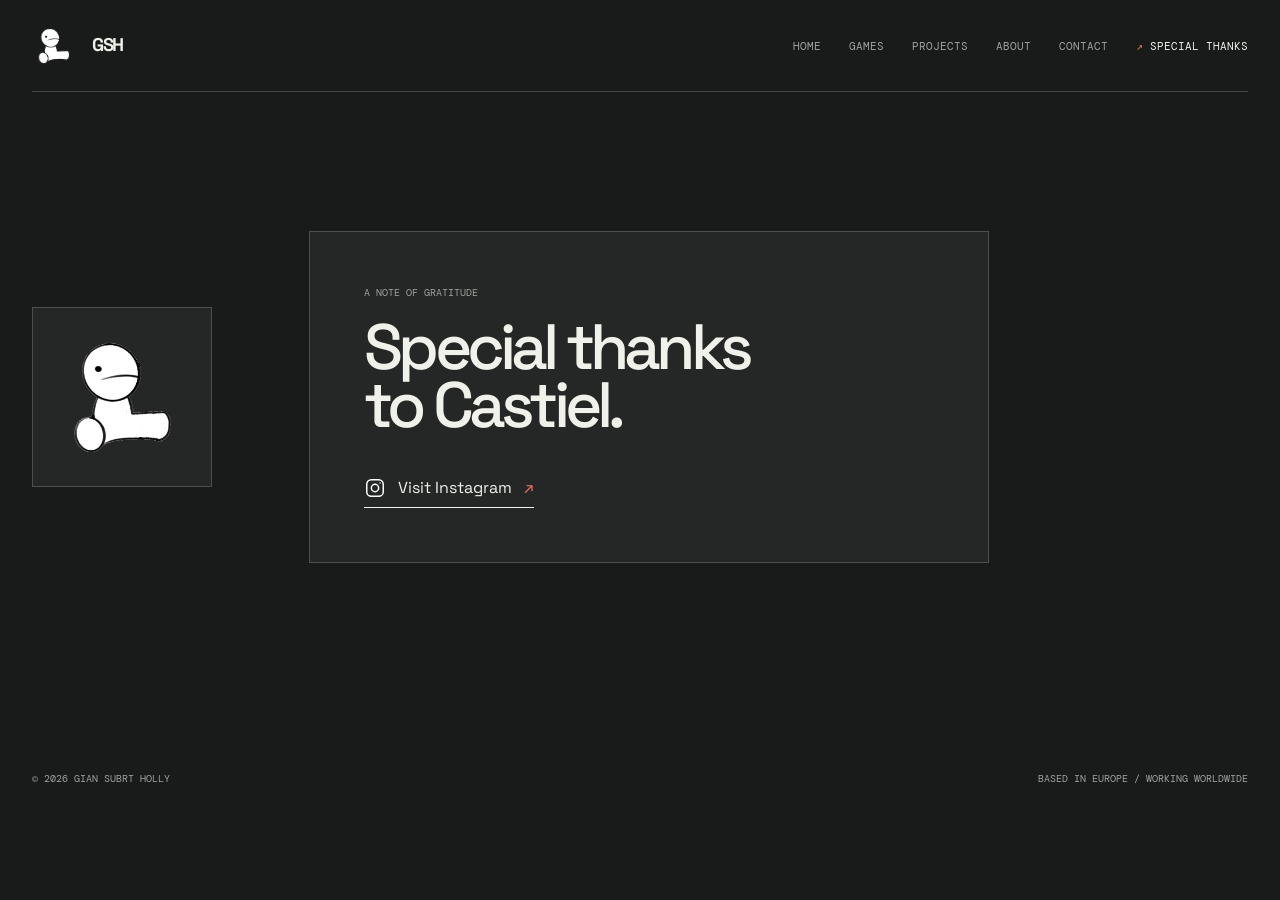
<file: special-thanks.html>
<!doctype html>
<html lang="en">
<head>
  <meta charset="utf-8">
  <meta name="viewport" content="width=device-width, initial-scale=1">
  <meta name="description" content="Special thanks from Gian Subrt Holly">
  <title>Special Thanks | Gian Subrt Holly</title>
  <link rel="preconnect" href="https://fonts.googleapis.com">
  <link rel="preconnect" href="https://fonts.gstatic.com" crossorigin>
  <link href="https://fonts.googleapis.com/css2?family=DM+Mono:wght@400;500&family=Space+Grotesk:wght@400;500;600;700&display=swap" rel="stylesheet">
  <link rel="stylesheet" href="styles.css?v=3">
</head>
<body>
  <header class="site-header">
    <a class="brand" href="index.html" aria-label="Gian Subrt Holly home">GSH</a>
    <nav class="site-nav" aria-label="Primary navigation">
      <a href="index.html">Home</a><a href="games.html">Games</a><a href="work.html">Projects</a><a href="about.html">About</a><a href="contact.html">Contact</a><a class="active" href="special-thanks.html">Special thanks</a>
    </nav>
  </header>
  <main class="page-shell thanks-page">
    <div class="thanks-icon"><img src="assets/icons/ZingaSit.png" alt="ZingaSit"></div>
    <section class="thanks-card">
      <p class="thanks-label">A note of gratitude</p>
      <h1>Special thanks<br>to Castiel.</h1>
      <a class="thanks-social" href="https://www.instagram.com/simplyfridge/" target="_blank" rel="noopener noreferrer"><img src="assets/icons/instagram.svg" alt="">Visit Instagram <span>↗</span></a>
    </section>
  </main>
  <footer class="site-footer page-shell"><p>© 2026 Gian Subrt Holly</p><p>Based in Europe / Working worldwide</p></footer>
</body>
</html>
</file>
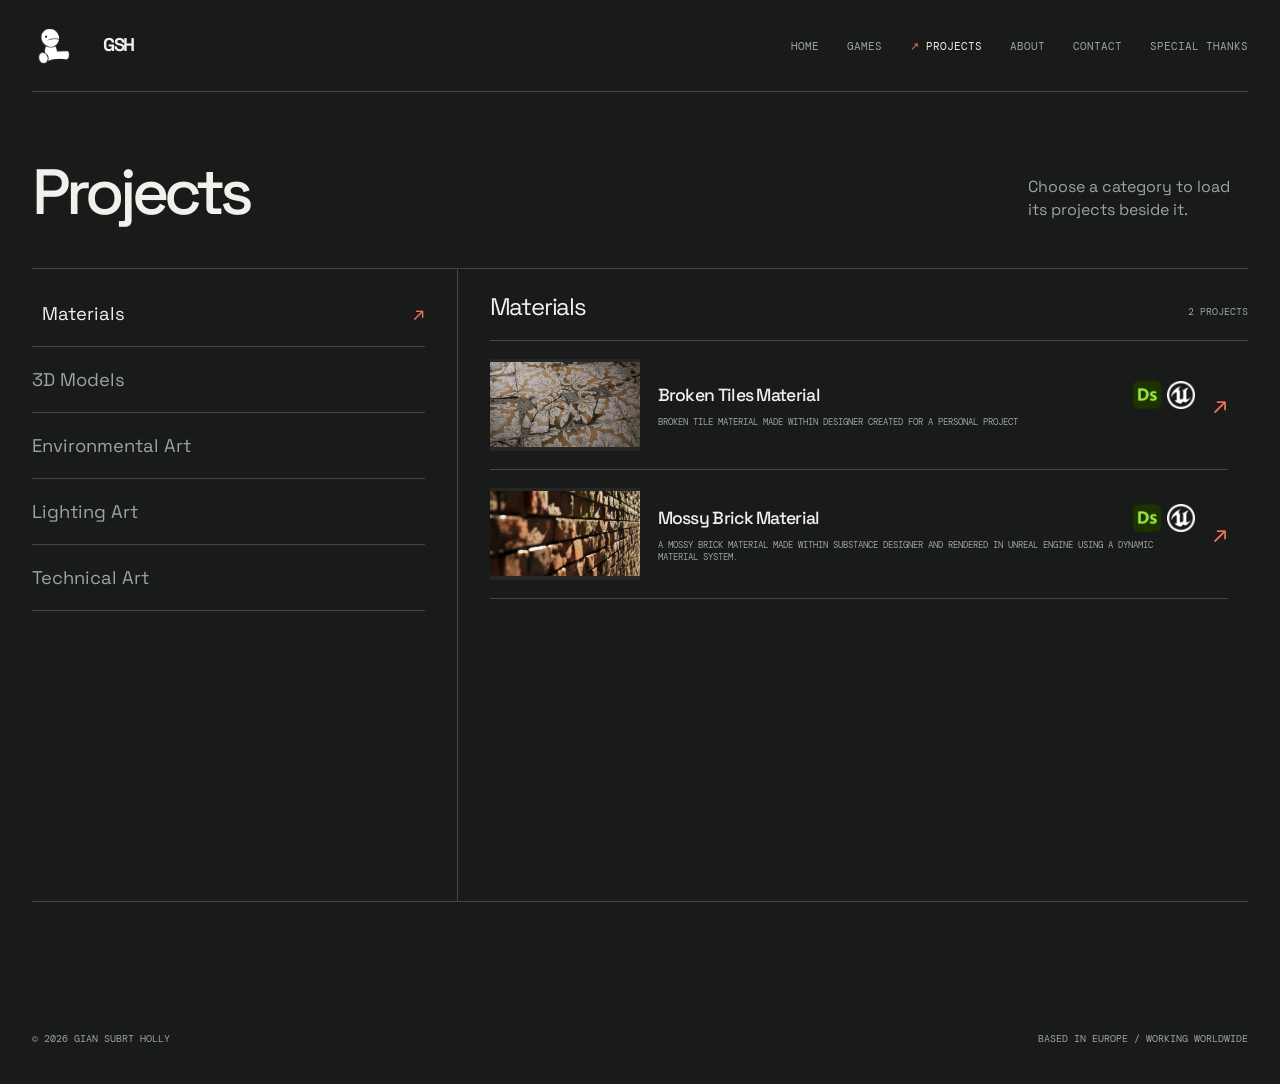
<file: work.html>
<!doctype html>
<html lang="en">
<head>
  <meta charset="utf-8">
  <meta name="viewport" content="width=device-width, initial-scale=1">
  <meta name="description" content="Games art projects by Gian Subrt Holly">
  <title>Projects | Gian Subrt Holly</title>
  <link rel="preconnect" href="https://fonts.googleapis.com">
  <link rel="preconnect" href="https://fonts.gstatic.com" crossorigin>
  <link href="https://fonts.googleapis.com/css2?family=DM+Mono:wght@400;500&family=Space+Grotesk:wght@400;500;600;700&display=swap" rel="stylesheet">
  <link rel="stylesheet" href="styles.css?v=6">
</head>
<body>
  <header class="site-header">
    <a class="brand" href="index.html" aria-label="Gian Subrt Holly home">GSH<span class="brand-mark">+</span></a>
    <nav class="site-nav" aria-label="Primary navigation">
      <a href="index.html">Home</a><a href="games.html">Games</a><a class="active" href="work.html">Projects</a><a href="about.html">About</a><a href="contact.html">Contact</a><a href="special-thanks.html">Special thanks</a>
    </nav>
  </header>
  <main class="page-shell project-browser-page">
    <div class="project-browser-intro"><h1>Projects</h1><p>Choose a category to load its projects beside it.</p></div>
    <div class="project-browser-layout">
      <aside class="project-browser-categories" aria-label="Project categories">
        <button class="project-browser-category is-active" type="button" data-category="materials">Materials <span>↗</span></button>
        <button class="project-browser-category" type="button" data-category="models">3D Models <span>↗</span></button>
        <button class="project-browser-category" type="button" data-category="environmental">Environmental Art <span>↗</span></button>
        <button class="project-browser-category" type="button" data-category="lighting">Lighting Art <span>↗</span></button>
        <button class="project-browser-category" type="button" data-category="technical">Technical Art <span>↗</span></button>
      </aside>
      <section class="project-browser-panel" aria-live="polite" aria-label="Projects in selected category">
        <div class="project-browser-panel-heading"><p id="project-browser-category-name">Materials</p><span id="project-browser-project-count">0 projects</span></div>
        <div class="project-browser-list" id="project-browser-list"></div>
      </section>
    </div>
  </main>
  <script>
    const categoryLabels = { materials: 'Materials', models: '3D Models', environmental: 'Environmental Art', lighting: 'Lighting Art', technical: 'Technical Art' };
    const softwareIcons = {
      'BlenderIcon.webp': { src: '/assets/PagesIcons/BlenderIcon.webp', alt: 'Blender' },
      'DesignerIcon.png': { src: '/assets/PagesIcons/DesignerIcon.png', alt: 'Substance 3D Designer' },
      'HoudiniIcon.png': { src: '/assets/PagesIcons/HoudiniIcon.png', alt: 'Houdini' },
      'PainterIcon.png': { src: '/assets/PagesIcons/PainterIcon.png', alt: 'Substance 3D Painter' },
      'PhotoshopIcon.png': { src: '/assets/icons/PhotoshopIcon.png', alt: 'Photoshop' },
      'UnrealEngineIcon.png': { src: '/assets/PagesIcons/UnrealEngineIcon.png', alt: 'Unreal Engine', className: 'software-icon-inverted' }
    };
    const localProjectImage = (value) => {
      const match = /^\/?assets\/images\/projects\/(.+)$/.exec(String(value || ''));
      if (!match) return '';
      const segments = match[1].split('/');
      const decodedSegments = [];
      for (const segment of segments) {
        let decodedSegment;
        try {
          decodedSegment = decodeURIComponent(segment);
        } catch {
          return '';
        }
        if (!decodedSegment || decodedSegment === '.' || decodedSegment === '..' || /[\/\\?#\u0000-\u001f]/.test(decodedSegment)) return '';
        decodedSegments.push(encodeURIComponent(decodedSegment));
      }
      return `/assets/images/projects/${decodedSegments.join('/')}`;
    };
    const projectSlug = (value) => /^[a-z0-9]+(?:-[a-z0-9]+)*$/.test(String(value || '')) ? String(value) : '';
    let projects = [];
    const projectList = document.querySelector('#project-browser-list');
    const categoryName = document.querySelector('#project-browser-category-name');
    const projectCount = document.querySelector('#project-browser-project-count');
    function showCategory(category) {
      const categoryProjects = projects.filter((project) => project.category === category && projectSlug(project.slug));
      categoryName.textContent = categoryLabels[category];
      projectCount.textContent = `${categoryProjects.length} ${categoryProjects.length === 1 ? 'project' : 'projects'}`;
      projectList.replaceChildren();
      if (!categoryProjects.length) {
        const emptyState = document.createElement('div');
        emptyState.className = 'category-empty';
        emptyState.innerHTML = '<span>No published projects yet</span><span>+</span>';
        projectList.append(emptyState);
        return;
      }
      categoryProjects.forEach((project, index) => {
        const card = document.createElement('a');
        card.className = 'project-browser-card';
        card.href = `project.html?slug=${encodeURIComponent(projectSlug(project.slug))}`;
        card.setAttribute('aria-label', `Open ${project.title} project`);
        const image = document.createElement('span');
        image.className = 'project-browser-image';
        const cardImage = localProjectImage(project.cardImage);
        if (cardImage) {
          image.classList.add('has-upload');
          image.style.background = '#242725';
          image.style.backgroundImage = 'none';
          const uploadedImage = document.createElement('img');
          uploadedImage.src = cardImage;
          uploadedImage.alt = `${String(project.title || 'Project')} preview`;
          uploadedImage.style.position = 'absolute';
          uploadedImage.style.inset = '0';
          uploadedImage.style.width = '100%';
          uploadedImage.style.height = '100%';
          uploadedImage.style.objectFit = 'contain';
          image.append(uploadedImage);
        }
        const copy = document.createElement('span');
        copy.className = 'project-browser-copy';
        const titleRow = document.createElement('span');
        titleRow.className = 'project-browser-title-row';
        const title = document.createElement('strong');
        title.textContent = project.title;
        titleRow.append(title);
        const selectedSoftwareIcons = Array.isArray(project.softwareIcons)
          ? [...new Set(project.softwareIcons)].map((icon) => softwareIcons[icon]).filter(Boolean)
          : [];
        if (selectedSoftwareIcons.length) {
          const iconList = document.createElement('span');
          iconList.className = 'project-browser-software-icons';
          iconList.setAttribute('role', 'group');
          iconList.setAttribute('aria-label', 'Software used');
          selectedSoftwareIcons.forEach((icon) => {
            const image = document.createElement('img');
            image.src = icon.src;
            image.alt = icon.alt;
            image.width = 28;
            image.height = 28;
            if (icon.className) image.classList.add(icon.className);
            iconList.append(image);
          });
          titleRow.append(iconList);
        }
        const description = document.createElement('small');
        description.textContent = project.description || categoryLabels[category];
        copy.append(titleRow, description);
        card.append(image, copy);
        const arrow = document.createElement('span');
        arrow.className = 'project-browser-arrow';
        arrow.textContent = '↗';
        card.append(arrow);
        projectList.append(card);
      });
    }
    document.querySelectorAll('.project-browser-category').forEach((button) => {
      button.addEventListener('click', () => {
        document.querySelector('.project-browser-category.is-active').classList.remove('is-active');
        button.classList.add('is-active');
        showCategory(button.dataset.category);
      });
    });
    fetch('content/projects.json')
      .then((response) => response.json())
      .then((data) => {
        projects = Array.isArray(data.projects) ? data.projects : [];
        showCategory('materials');
      })
      .catch(() => showCategory('materials'));
  </script>
  <footer class="site-footer page-shell"><p>© 2026 Gian Subrt Holly</p><p>Based in Europe / Working worldwide</p></footer>
</body>
</html>
</file>
<file: styles.css>
:root {
  --ink: #f0f1eb;
  --muted: #9da39e;
  --paper: #191b1a;
  --line: rgba(240, 241, 235, .2);
  --acid: #d7e75b;
  --coral: #ee735e;
  --blue: #8db8bd;
  --max: 1440px;
}

.project-browser-page { padding: 72px 0 100px; }
.project-browser-intro { display: flex; align-items: flex-end; justify-content: space-between; gap: 40px; margin-bottom: 46px; }
.project-browser-intro h1 { font-size: clamp(2rem, 5vw, 5rem); }
.project-browser-intro p { max-width: 220px; margin: 0; color: var(--muted); line-height: 1.45; }
.project-browser-layout { display: grid; grid-template-columns: minmax(220px, .7fr) minmax(0, 1.3fr); min-height: 620px; border-top: 1px solid var(--line); border-bottom: 1px solid var(--line); }
.project-browser-categories { padding: 12px 32px 12px 0; border-right: 1px solid var(--line); }
.project-browser-category { width: 100%; display: flex; align-items: center; justify-content: space-between; gap: 12px; padding: 20px 0; border: 0; border-bottom: 1px solid var(--line); background: transparent; color: var(--muted); cursor: pointer; font: inherit; font-size: 1.15rem; text-align: left; transition: color .2s ease, padding .2s ease; }
.project-browser-category:hover, .project-browser-category.is-active { padding-left: 10px; color: var(--ink); }
.project-browser-category span { color: var(--coral); font-size: 1.2rem; opacity: 0; transition: opacity .2s ease; }
.project-browser-category:hover span, .project-browser-category.is-active span { opacity: 1; }
.project-browser-panel { min-width: 0; padding-left: 32px; }
.project-browser-panel-heading { display: flex; justify-content: space-between; align-items: baseline; gap: 20px; padding: 22px 0 18px; border-bottom: 1px solid var(--line); }
.project-browser-panel-heading p { margin: 0; font-size: 1.5rem; letter-spacing: -.05em; }
.project-browser-panel-heading span { color: var(--muted); font-family: "DM Mono", monospace; font-size: .6rem; text-transform: uppercase; }
.project-browser-list { height: 560px; overflow-y: auto; padding-right: 20px; scrollbar-color: var(--coral) var(--paper); scrollbar-width: thin; }
.project-browser-card { display: grid; grid-template-columns: 150px 1fr auto; align-items: center; gap: 18px; padding: 18px 0; border-bottom: 1px solid var(--line); text-decoration: none; }
.project-browser-image { position: relative; display: block; height: 92px; overflow: hidden; background: #242725; }
.project-browser-image.has-upload { background: #242725 !important; background-image: none !important; }
.project-browser-image > img { position: absolute; inset: 0; display: block; width: 100%; height: 100%; max-width: 100%; max-height: 100%; object-fit: contain; }
.project-browser-copy strong, .project-browser-copy small { display: block; }
.project-browser-title-row { display: flex; align-items: center; justify-content: space-between; gap: 12px; min-width: 0; }
.project-browser-software-icons { display: flex; align-items: center; gap: 6px; flex: 0 0 auto; }
.project-browser-software-icons img { display: block; width: 28px; height: 28px; object-fit: contain; }
.project-browser-copy strong { font-size: 1.1rem; font-weight: 500; letter-spacing: -.04em; }
.project-browser-copy small { margin-top: 7px; color: var(--muted); font-family: "DM Mono", monospace; font-size: .56rem; text-transform: uppercase; }
.project-browser-arrow { color: var(--coral); font-size: 1.5rem; }
.project-content-block { display: grid; grid-template-columns: 1fr 1fr; gap: 8%; padding: 46px 0; }
.project-content-block h2 { margin: 0; font-size: clamp(1.5rem, 3vw, 3rem); line-height: .95; letter-spacing: -.06em; font-weight: 500; }
.project-block-copy { max-width: 500px; color: var(--muted); line-height: 1.55; }
.project-content-block.project-subheader { grid-template-columns: minmax(0, 1fr); justify-items: center; row-gap: 18px; }
.project-subheader > div:first-child { width: min(100%, 760px); padding-bottom: 18px; border-bottom: 1px solid var(--line); text-align: center; }
.project-subheader .project-block-copy { width: min(100%, 760px); text-align: center; }
.project-media-block { grid-template-columns: 1fr; }
.project-media-block .project-block-copy { max-width: 760px; margin-inline: auto; }
.website-sideload-block .project-block-copy { width: 100%; max-width: none; }
.website-sideload-stage { display: flex; justify-content: center; width: 100%; padding-top: 28px; box-sizing: border-box; }
.website-sideload-frame { position: relative; top: 0; flex: 0 0 auto; width: 80vw; height: min(80vh, var(--website-sideload-height, 720px)); min-width: min(320px, calc(100vw - 36px)); min-height: min(320px, calc(100vh - 40px)); max-width: calc(100vw - 36px); max-height: calc(100vh - 40px); overflow: hidden; box-sizing: border-box; }
.project-block-copy .website-sideload-frame iframe { position: absolute; inset: 0; display: block; width: 100%; height: 100%; margin: 0; border: 0; background: transparent; }
.website-sideload-resize { position: absolute; z-index: 1; display: block; min-width: 0; min-height: 0; margin: 0; padding: 0; appearance: none; border: 0; background: transparent; color: transparent; font: inherit; line-height: 0; touch-action: none; }
.website-sideload-resize:hover, .website-sideload-resize:focus-visible { background: rgb(224 112 89 / 30%); outline: none; }
.website-sideload-resize-nw, .website-sideload-resize-ne, .website-sideload-resize-sw, .website-sideload-resize-se { width: 18px; height: 18px; }
.website-sideload-resize-nw { top: 0; left: 0; cursor: nwse-resize; }
.website-sideload-resize-ne { top: 0; right: 0; cursor: nesw-resize; }
.website-sideload-resize-sw { bottom: 0; left: 0; cursor: nesw-resize; }
.website-sideload-resize-se { right: 0; bottom: 0; cursor: nwse-resize; }
.website-sideload-resize-w, .website-sideload-resize-e { top: 18px; bottom: 18px; width: 10px; cursor: ew-resize; }
.website-sideload-resize-w { left: 0; }
.website-sideload-resize-e { right: 0; }
.website-sideload-resize-s { right: 18px; bottom: 0; left: 18px; height: 10px; cursor: ns-resize; }
.project-media-figure { margin-top: 28px; }
.project-block-copy img { display: block; width: auto; max-width: 100%; height: auto; max-height: 520px; margin: 0 auto; object-fit: contain; }
.project-block-copy .project-image-gallery { display: grid; grid-template-columns: repeat(2, minmax(0, 1fr)); gap: 20px; margin-top: 0; }
.project-block-copy .project-image-gallery img { width: 100%; height: 320px; max-height: none; margin: 0; background: #242725; }
.media-description { margin: 14px 0 0; color: var(--muted); font-size: .85rem; line-height: 1.5; }
.project-block-copy video, .project-block-copy iframe { display: block; width: 100%; margin-top: 28px; border: 0; background: #242725; }
.project-block-copy video { max-height: 520px; }
.project-block-copy iframe.youtube-video-embed { position: relative; left: 50%; width: min(250%, calc(100vw - 36px)); max-width: calc(100vw - 36px); height: auto; margin: 28px 0 0; transform: translateX(-50%); aspect-ratio: 16 / 9; }
.media-caption { margin: 20px 0 0; color: var(--muted); font-family: "DM Mono", monospace; font-size: .75rem; line-height: 1.6; }
.project-block-copy img[role="button"] { cursor: zoom-in; }
.project-block-copy img[role="button"]:focus-visible { outline: 2px solid var(--acid); outline-offset: 4px; }
.image-viewer { width: min(96vw, 1440px); height: min(94vh, 1000px); max-width: none; max-height: none; margin: auto; padding: 0; overflow: hidden; border: 1px solid var(--line); background: var(--paper); color: var(--ink); }
.image-viewer[open] { display: flex; flex-direction: column; }
.image-viewer::backdrop { background: rgb(0 0 0 / 82%); backdrop-filter: blur(4px); }
.image-viewer-panel { display: flex; min-width: 0; min-height: 0; height: 100%; flex-direction: column; }
.image-viewer-toolbar { display: flex; align-items: center; gap: 10px; min-height: 58px; padding: 10px 14px; border-bottom: 1px solid var(--line); font-family: "DM Mono", monospace; }
.image-viewer-title { margin-right: auto; color: var(--muted); font-size: .65rem; text-transform: uppercase; }
.image-viewer-toolbar button { min-width: 38px; min-height: 36px; border: 1px solid var(--line); background: transparent; color: var(--ink); cursor: pointer; font: inherit; }
.image-viewer-toolbar button:hover:not(:disabled) { border-color: var(--acid); color: var(--acid); }
.image-viewer-toolbar button:disabled { opacity: .4; cursor: default; }
.image-viewer-toolbar button:focus-visible, .image-viewer-viewport:focus-visible { outline: 2px solid var(--acid); outline-offset: -2px; }
.image-viewer-viewport { position: relative; display: grid; min-width: 0; min-height: 0; flex: 1; place-items: center; overflow: hidden; background: #101211; cursor: grab; touch-action: none; }
.image-viewer-viewport.is-dragging { cursor: grabbing; }
.image-viewer-image { position: absolute; top: 50%; left: 50%; display: block; width: auto; height: auto; max-width: none; max-height: none; transform-origin: center; user-select: none; pointer-events: none; }
.project-button-image.has-upload { background: #242725 !important; background-image: none !important; }
.project-button-image > img { position: absolute; inset: 0; display: block; width: 100%; height: 100%; max-width: 100%; max-height: 100%; object-fit: contain; }
.project-loading { color: var(--muted); font-family: "DM Mono", monospace; text-transform: uppercase; font-size: .65rem; }
@media (max-width: 700px) {
  .project-browser-page { padding: 50px 0 70px; }
  .project-browser-intro { display: block; margin-bottom: 30px; }
  .project-browser-intro p { margin-top: 18px; }
  .project-browser-layout { display: block; min-height: 0; }
  .project-browser-categories { padding: 0; border-right: 0; }
  .project-browser-category { padding: 15px 0; font-size: 1rem; }
  .project-browser-panel { padding: 0; }
  .project-browser-list { height: 430px; padding-right: 12px; }
  .project-browser-card { grid-template-columns: 100px 1fr auto; gap: 12px; }
  .project-browser-image { height: 70px; }
  .project-browser-copy strong { font-size: .95rem; }
}

* { box-sizing: border-box; }
html { scroll-behavior: smooth; }
body { margin: 0; background: var(--paper); color: var(--ink); font-family: "Space Grotesk", sans-serif; font-size: 16px; }
a { color: inherit; }
.page-shell { width: min(calc(100% - 64px), var(--max)); margin-inline: auto; }
.site-header { width: min(calc(100% - 64px), var(--max)); min-height: 92px; margin: auto; display: flex; align-items: center; justify-content: space-between; border-bottom: 1px solid var(--line); }
.brand { display: inline-flex; align-items: center; gap: 8px; width: auto; height: 44px; overflow: hidden; font-size: 0; text-decoration: none; }
.brand::before { content: ""; display: block; width: 44px; height: 44px; background: url("assets/icons/ZingaSit.png") center / contain no-repeat; }
.brand::after { content: "GSH"; display: block; color: var(--ink); font-family: "Space Grotesk", sans-serif; font-size: 1.15rem; font-weight: 700; letter-spacing: -.08em; line-height: 1; }
.brand-mark { display: inline-block; color: var(--coral); padding-left: 3px; }
.site-nav { display: flex; gap: 28px; font-family: "DM Mono", monospace; font-size: .7rem; text-transform: uppercase; }
.site-nav a { text-decoration: none; color: var(--muted); transition: color .2s ease; }
.site-nav a:hover, .site-nav a.active { color: var(--ink); }
.site-nav a.active::before { content: "↗ "; color: var(--coral); }
.availability, .eyebrow, .project-index, .contact-details span { font-family: "DM Mono", monospace; text-transform: uppercase; letter-spacing: .05em; font-size: .65rem; }
.availability { color: var(--muted); }
.status-dot { display: inline-block; width: 7px; height: 7px; margin-right: 6px; border-radius: 50%; background: #5b9b72; }
.hero { min-height: 275px; display: flex; flex-direction: column; justify-content: flex-start; padding: 76px 0 30px; }
.eyebrow { color: var(--muted); margin: 0; }
.hero-title, h1, h2, h3, p { margin-top: 0; }
.hero-title, h1 { margin-bottom: 0; font-size: clamp(2.1rem, 5vw, 5rem); line-height: .9; letter-spacing: -.075em; font-weight: 500; }
.hero-role { margin: 18px 0 0; color: var(--muted); font-family: "DM Mono", monospace; font-size: .75rem; line-height: 1.4; text-transform: uppercase; }
em { font-family: Georgia, serif; font-weight: 400; letter-spacing: -.075em; }
.hero-bottom { display: flex; justify-content: space-between; align-items: flex-end; gap: 30px; margin-top: 130px; }
.hero-intro, .page-lede { max-width: 320px; margin: 0; color: var(--muted); line-height: 1.45; }
.text-link { display: inline-block; text-decoration: none; border-bottom: 1px solid var(--ink); padding-bottom: 6px; font-size: .85rem; }
.text-link span, .email-link span { color: var(--coral); padding-left: 12px; }
.about-home { padding-bottom: 112px; }
.about-home .section-heading { margin-bottom: 24px; }
.about-home .section-heading h2 { font-size: clamp(2rem, 4vw, 3.8rem); }
.about-home-grid { display: grid; grid-template-columns: 1fr 1fr; gap: 8%; border-top: 1px solid var(--line); padding-top: 24px; }
.portrait-placeholder { min-height: 420px; display: flex; align-items: flex-end; padding: 20px; background: #303331; border: 1px solid var(--line); }
.portrait-placeholder span { font-family: "DM Mono", monospace; text-transform: uppercase; font-size: .65rem; line-height: 1.5; color: var(--paper); }
.about-home-copy { max-width: 470px; padding-top: 12px; }
.about-home-copy p { color: var(--muted); line-height: 1.55; }
.about-home-copy .large-copy { color: var(--ink); font-size: 1.65rem; line-height: 1.05; letter-spacing: -.05em; margin-bottom: 26px; }
.about-home-copy .text-link { margin-top: 18px; }
.project-buttons .projects-link { margin: 0 0 0 auto; align-self: center; }
.project-button-grid { display: grid; grid-template-columns: repeat(3, 1fr); gap: 20px; }
.project-button { display: block; text-decoration: none; }
.project-button-image { display: block; position: relative; min-height: 340px; overflow: hidden; background: #242725; transition: filter .25s ease, transform .25s ease; }
.project-button:hover .project-button-image { filter: saturate(1.2); transform: translateY(-5px); }
.project-button-label { display: flex; justify-content: space-between; gap: 12px; padding-top: 14px; }
.project-button-label strong { font-size: 1.2rem; font-weight: 500; letter-spacing: -.04em; }
.project-button-label small { color: var(--muted); font-family: "DM Mono", monospace; font-size: .58rem; text-align: right; text-transform: uppercase; line-height: 1.4; }
.games-page .page-intro { margin-bottom: 48px; }
.game-card { display: grid; grid-template-columns: 1.2fr 1fr; align-items: center; gap: 8%; padding: 24px 0; border-top: 1px solid var(--line); border-bottom: 1px solid var(--line); color: inherit; text-decoration: none; }
.game-card:focus-visible { outline: 2px solid var(--acid); outline-offset: 6px; }
.game-card-image { display: block; width: 100%; aspect-ratio: 3 / 2; object-fit: cover; background: #242725; transition: filter .25s ease, transform .25s ease; }
.game-card:hover .game-card-image { filter: saturate(1.15); transform: translateY(-4px); }
.game-card-copy { max-width: 470px; }
.game-card-copy h2 { margin: 0 0 20px; font-size: clamp(2rem, 4vw, 4rem); line-height: .95; letter-spacing: -.07em; font-weight: 500; }
.game-card-copy > p:not(.project-index) { color: var(--muted); line-height: 1.55; }
.game-card-link { display: inline-block; margin-top: 18px; border-bottom: 1px solid var(--ink); padding-bottom: 6px; font-size: .85rem; }
.game-card-link span { padding-left: 12px; color: var(--coral); }
.cliffhangers-page h1 { margin-bottom: 34px; }
.cliffhangers-hero { display: block; width: 100%; max-height: 720px; object-fit: contain; background: #242725; }
.cliffhangers-production { margin-top: 42px; }
.cliffhangers-overview { display: flex; flex-direction: column; align-items: flex-start; }
.cliffhangers-play-button { display: inline-flex; align-items: center; justify-content: space-between; gap: 24px; width: min(100%, 340px); min-height: 68px; margin-top: auto; padding: 18px 22px; background: var(--coral); color: var(--paper); font-size: 1.05rem; font-weight: 600; text-decoration: none; transition: background-color .2s ease, transform .2s ease; }
.cliffhangers-play-button:hover { background: var(--acid); transform: translateY(-3px); }
.cliffhangers-play-button:focus-visible { outline: 2px solid var(--ink); outline-offset: 4px; }
.cliffhangers-play-button span { font-size: 1.35rem; line-height: 1; }
.cliffhangers-team { margin: 40px 0 80px; padding-top: 30px; border-top: 1px solid var(--line); }
.cliffhangers-team-heading { margin-bottom: 24px; }
.cliffhangers-team-heading h2 { margin: 0; font-size: clamp(1.5rem, 3vw, 3rem); line-height: .95; letter-spacing: -.06em; font-weight: 500; }
.cliffhangers-team-grid { display: grid; grid-template-columns: repeat(2, minmax(0, 1fr)); align-items: center; gap: 24px; }
.cliffhangers-team-grid img { display: block; width: 100%; aspect-ratio: 16 / 9; object-fit: cover; background: #242725; }
.cliffhangers-role { align-items: start; }
.cliffhangers-role-summary { max-width: 500px; }
.cliffhangers-role-title { margin: 26px 0 14px; color: var(--ink); font-size: clamp(1.4rem, 2.5vw, 2rem); line-height: 1.05; letter-spacing: -.05em; }
.cliffhangers-role-partner { max-width: 360px; margin: 0; color: var(--muted); line-height: 1.5; }
.cliffhangers-role-stat { display: flex; align-items: center; gap: 18px; margin-top: 38px; padding-top: 20px; border-top: 1px solid var(--line); }
.cliffhangers-role-stat strong { color: var(--coral); font-size: 3.5rem; font-weight: 500; line-height: .85; letter-spacing: -.08em; }
.cliffhangers-role-stat span { max-width: 140px; color: var(--muted); font-family: "DM Mono", monospace; font-size: .65rem; line-height: 1.4; text-transform: uppercase; }
.cliffhangers-role-content { max-width: none; }
.cliffhangers-role-groups { display: grid; grid-template-columns: repeat(2, minmax(0, 1fr)); gap: 28px 24px; }
.cliffhangers-role-group { padding-top: 16px; border-top: 1px solid var(--line); }
.cliffhangers-role-group h3 { margin-bottom: 12px; }
.cliffhangers-role-group ul { margin: 0; padding-left: 1.1rem; }
.cliffhangers-role-group li + li { margin-top: 6px; }
.cliffhangers-my-work { margin: 48px 0 80px; border-top: 1px solid var(--line); border-bottom: 1px solid var(--line); }
.cliffhangers-my-work-heading { padding: 22px 0; }
.cliffhangers-my-work-heading h2 { margin: 0; font-size: clamp(1.5rem, 3vw, 3rem); font-weight: 500; letter-spacing: -.06em; }
.cliffhangers-board-panel { padding: 20px 0 28px; border-top: 1px solid var(--line); }
.cliffhangers-board-toolbar { display: flex; align-items: center; justify-content: space-between; gap: 20px; margin-bottom: 14px; }
.cliffhangers-board-toolbar > p { margin: 0; color: var(--muted); font-family: "DM Mono", monospace; font-size: .62rem; text-transform: uppercase; }
.cliffhangers-board-controls { display: flex; align-items: center; gap: 8px; }
.cliffhangers-board-controls button { min-width: 38px; min-height: 36px; border: 1px solid var(--line); background: transparent; color: var(--ink); cursor: pointer; font: inherit; }
.cliffhangers-board-controls button:hover:not(:disabled) { border-color: var(--acid); color: var(--acid); }
.cliffhangers-board-controls button:focus-visible, .cliffhangers-board-viewport:focus-visible { outline: 2px solid var(--acid); outline-offset: 3px; }
.cliffhangers-board-controls button:disabled { opacity: .4; cursor: default; }
.cliffhangers-board-controls output { min-width: 54px; color: var(--muted); font-family: "DM Mono", monospace; font-size: .65rem; text-align: center; }
.cliffhangers-board-viewport { position: relative; height: min(72vh, 720px); min-height: 460px; overflow: hidden; border: 1px solid var(--line); background: #141615; cursor: grab; touch-action: none; user-select: none; }
.cliffhangers-board-viewport.is-panning { cursor: grabbing; }
.cliffhangers-board-canvas { position: absolute; top: 0; left: 0; width: 3500px; height: 2500px; transform-origin: 0 0; background-color: var(--paper); background-image: linear-gradient(rgba(240, 241, 235, .055) 1px, transparent 1px), linear-gradient(90deg, rgba(240, 241, 235, .055) 1px, transparent 1px); background-size: 40px 40px; }
.cliffhangers-board-frame { position: absolute; overflow: hidden; padding: 20px; border: 1px solid rgba(240, 241, 235, .3); background: rgba(36, 39, 37, .96); }
.cliffhangers-board-frame-heading { display: flex; align-items: center; justify-content: space-between; gap: 20px; margin-bottom: 16px; }
.cliffhangers-board-frame h3 { margin: 0; color: var(--ink); font-family: "DM Mono", monospace; font-size: .7rem; font-weight: 400; letter-spacing: .05em; text-transform: uppercase; }
.cliffhangers-board-tools { display: flex; align-items: center; gap: 8px; }
.cliffhangers-board-frame .cliffhangers-board-tools img { display: block; width: 40px; height: 40px; padding: 5px; border: 1px solid var(--line); background: var(--paper); object-fit: contain; }
.cliffhangers-board-frame img { display: block; width: 100%; height: 220px; object-fit: contain; background: #101211; }
.cliffhangers-board-gallery { display: grid; grid-template-columns: repeat(3, minmax(0, 1fr)); gap: 14px; }
.cliffhangers-board-frame-cloth { top: 110px; left: 100px; width: 1440px; height: 690px; }
.cliffhangers-board-frame-cloth img { height: 205px; }
.cliffhangers-board-frame-bricks { top: 110px; left: 1800px; width: 1440px; height: 690px; }
.cliffhangers-board-frame-material { top: 920px; left: 1800px; width: 1440px; height: 690px; }
.cliffhangers-board-frame-props { top: 920px; left: 100px; width: 1440px; height: 690px; }
.cliffhangers-board-frame-props .cliffhangers-board-gallery { grid-template-columns: repeat(5, minmax(0, 1fr)); gap: 8px; }
.cliffhangers-board-frame-props img { height: 175px; }
.cliffhangers-board-frame-communication { top: 1730px; left: 100px; width: 1440px; height: 690px; }
.cliffhangers-board-frame-communication .cliffhangers-board-gallery { gap: 8px; }
.cliffhangers-board-frame-communication img { height: 140px; }
.cliffhangers-board-frame-unreal { top: 1730px; left: 1800px; width: 1440px; height: 500px; }
.cliffhangers-board-frame-unreal .cliffhangers-board-gallery { grid-template-columns: repeat(2, minmax(0, 1fr)); }
.cliffhangers-board-frame-unreal img { height: 300px; }
.cliffhangers-board-note { position: absolute; z-index: 2; width: 150px; min-height: 104px; padding: 14px; color: var(--paper); box-shadow: 0 8px 18px rgba(0, 0, 0, .28); }
.cliffhangers-board-note span { display: block; margin-bottom: 10px; font-family: "DM Mono", monospace; font-size: .55rem; text-transform: uppercase; }
.cliffhangers-board-note p { margin: 0; font-size: .85rem; line-height: 1.15; letter-spacing: -.03em; }
.cliffhangers-board-tool-mark { display: grid; width: 40px; height: 40px; place-items: center; border: 1px solid var(--line); color: #fff; font-family: "Space Grotesk", sans-serif; font-size: 1.3rem; font-weight: 700; }
.cliffhangers-board-tool-mark-teams { background: #6264a7; }
.cliffhangers-board-tool-mark-powerpoint { background: #d24726; }
.cliffhangers-board-note-cloth { top: 380px; left: 1480px; width: 260px; min-height: 150px; padding: 16px; background: var(--acid); transform: rotate(-2deg); }
.cliffhangers-board-note-bricks { top: 340px; left: 3180px; width: 270px; min-height: 190px; padding: 16px; background: var(--blue); transform: rotate(2deg); }
.cliffhangers-board-note-material { top: 1190px; left: 3180px; width: 270px; min-height: 210px; padding: 16px; background: var(--acid); transform: rotate(-2deg); }
.cliffhangers-board-note-props { top: 1150px; left: 1480px; width: 270px; min-height: 220px; padding: 16px; background: var(--blue); transform: rotate(2deg); }
.cliffhangers-board-note-communication { top: 1970px; left: 1480px; width: 280px; min-height: 190px; padding: 16px; background: var(--acid); transform: rotate(-2deg); }
.cliffhangers-board-note-unreal { top: 1880px; left: 3180px; width: 270px; min-height: 150px; padding: 16px; background: var(--blue); transform: rotate(2deg); }
.cliffhangers-links { display: flex; align-items: center; justify-content: space-between; gap: 24px; }
.template-note { color: var(--muted); font-family: "DM Mono", monospace; font-size: .6rem; margin: 26px 0 0; }
.feature { padding-bottom: 140px; }
.section-heading { display: flex; justify-content: space-between; align-items: flex-start; margin-bottom: 36px; }
.section-heading h2 { font-size: clamp(1.1rem, 2.5vw, 2.5rem); line-height: .96; letter-spacing: -.06em; font-weight: 500; margin-bottom: 0; }
.feature-card { display: block; text-decoration: none; }
.feature-image { min-height: 560px; }
.image-garden { background: radial-gradient(ellipse at 63% 32%, #cadb76 0 9%, transparent 10%), linear-gradient(130deg, #bf7359 0 32%, #ebbb77 33% 48%, #6b8872 49% 72%, #263c3b 73%); position: relative; overflow: hidden; }
.image-garden::after { content: ""; position: absolute; width: 70%; height: 140%; left: 38%; top: 20%; background: #304745; border-radius: 50% 50% 0 0; transform: rotate(20deg); opacity: .8; }
.image-ember { background: linear-gradient(120deg, #ea7255, #f2bd66 42%, #3b3a3c 43%, #1c2527 75%, #896069); }
.image-orbit { background: radial-gradient(circle at 72% 30%, #e8f1c1 0 7%, transparent 8%), linear-gradient(145deg, #547f88 0 31%, #bbd4c3 32% 52%, #e4d18d 53% 65%, #334d5a 66%); }
.feature-meta { padding-top: 18px; display: flex; align-items: flex-start; justify-content: space-between; }
.project-index { color: var(--muted); margin-bottom: 12px; }
.feature-meta h3 { font-size: 1rem; letter-spacing: -.04em; font-weight: 500; margin: 0; }
.arrow { font-size: 1.8rem; }
.ticker { overflow: hidden; background: var(--acid); padding: 18px 0; font-family: "DM Mono", monospace; text-transform: uppercase; font-size: .75rem; }
.ticker-track { width: max-content; display: flex; gap: 42px; animation: drift 28s linear infinite; }
.ticker i { font-style: normal; color: var(--coral); }
.site-footer { padding: 30px 0; display: flex; justify-content: space-between; color: var(--muted); font-family: "DM Mono", monospace; text-transform: uppercase; font-size: .6rem; }
.inner-page { padding: 90px 0 140px; }
.page-intro { display: flex; align-items: flex-end; justify-content: space-between; gap: 40px; margin-bottom: 100px; }
.page-intro h1 { font-size: clamp(1.9rem, 4.5vw, 4.25rem); }
.project-category { margin-bottom: 92px; }
.category-heading { display: grid; grid-template-columns: 70px 1fr 260px 32px; align-items: start; gap: 24px; border-top: 1px solid var(--line); padding: 22px 0 28px; cursor: pointer; list-style: none; }
.category-heading::-webkit-details-marker { display: none; }
.category-toggle { color: var(--coral); font-size: 1.8rem; font-weight: 300; line-height: 1; text-align: right; transition: transform .2s ease; }
.category-toggle::after { content: "open"; display: block; margin-top: 5px; color: var(--muted); font-family: "DM Mono", monospace; font-size: .48rem; letter-spacing: .04em; text-transform: uppercase; }
.project-category[open] .category-toggle { transform: rotate(45deg); }
.project-category[open] .category-toggle::after { content: "close"; transform: rotate(-45deg); }
.project-category[open] .category-heading { border-bottom: 0; }
.category-heading .eyebrow { padding-top: 8px; }
.category-heading h2 { margin: 0; font-size: clamp(1.1rem, 2.5vw, 2.4rem); line-height: .96; letter-spacing: -.06em; font-weight: 500; }
.category-heading h2 em { font-family: inherit; font-size: 1em; font-style: normal; font-weight: inherit; letter-spacing: inherit; }
.category-heading > p:last-child { color: var(--muted); line-height: 1.4; margin: 4px 0 0; }
.category-empty { min-height: 90px; display: flex; align-items: center; justify-content: space-between; border-bottom: 1px solid var(--line); color: var(--muted); font-family: "DM Mono", monospace; font-size: .65rem; text-transform: uppercase; }
.category-empty span { color: var(--coral); font-size: 1.5rem; }
.project-list { border-top: 1px solid var(--line); }
.project-category > .project-list { max-height: 560px; overflow-y: auto; scrollbar-color: var(--coral) var(--paper); scrollbar-width: thin; }
.project { display: grid; grid-template-columns: 1.25fr 1fr; gap: 8%; padding: 32px 0 64px; border-bottom: 1px solid var(--line); }
.project-visual { min-height: 390px; display: block; }
.project-info { padding-top: 16px; max-width: 390px; }
.project-info h2 { font-size: clamp(1.25rem, 2.5vw, 2.5rem); line-height: .92; letter-spacing: -.065em; font-weight: 500; margin: 0 0 24px; }
.project-info p:not(.project-index) { color: var(--muted); line-height: 1.5; margin-bottom: 36px; }
.about-grid { display: grid; grid-template-columns: 1fr 1fr; gap: 8%; border-top: 1px solid var(--line); padding-top: 38px; }
.about-photo-placeholder { min-height: 620px; display: flex; align-items: flex-end; padding: 24px; border: 1px solid var(--line); background: #303331; }
.about-photo-placeholder span { color: var(--muted); font-family: "DM Mono", monospace; font-size: .65rem; text-transform: uppercase; }
.about-stamp { font-size: 9rem; line-height: .76; letter-spacing: -.12em; font-weight: 700; color: var(--coral); }
.about-stamp span { color: var(--ink); font-family: Georgia, serif; font-weight: 400; font-size: 4.8rem; letter-spacing: -.1em; }
.about-copy { max-width: 500px; padding-top: 10px; }
.about-copy h1 { margin: 0 0 34px; font-size: clamp(2rem, 4vw, 4rem); }
.about-copy p { color: var(--muted); line-height: 1.55; }
.about-copy h1 + p { color: var(--ink); font-size: 1.5rem; line-height: 1.1; letter-spacing: -.04em; }
.about-copy .large-copy { color: var(--ink); font-size: 2rem; line-height: 1; letter-spacing: -.06em; margin-bottom: 36px; }
.about-copy .text-link { margin-top: 20px; }
.contact-page h1 { margin: 40px 0 36px; }
.contact-page .page-lede { max-width: 410px; margin-bottom: 66px; }
.email-link { display: inline-block; font-size: clamp(1.15rem, 3vw, 3rem); letter-spacing: -.06em; line-height: 1; text-decoration: none; border-bottom: 2px solid var(--ink); padding-bottom: 12px; }
.email-link img { width: .7em; height: .7em; margin-right: .2em; vertical-align: -.02em; filter: invert(1); }
.contact-action { display: flex; align-items: center; gap: 11px; }
.contact-action img { width: 15px; height: 15px; flex: 0 0 15px; filter: invert(1); }
.thanks-page { min-height: 650px; padding: 80px 0 120px; display: grid; grid-template-columns: 180px minmax(0, 1fr); align-items: center; gap: 8%; }
.thanks-icon { display: grid; place-items: center; width: 180px; height: 180px; border: 1px solid var(--line); background: #242725; }
.thanks-icon img { width: 135px; height: 135px; object-fit: contain; }
.thanks-card { max-width: 680px; padding: 54px; border: 1px solid var(--line); background: #242725; }
.thanks-label { margin: 0 0 20px; color: var(--muted); font-family: "DM Mono", monospace; font-size: .65rem; text-transform: uppercase; }
.thanks-card h1 { margin: 0 0 42px; font-size: clamp(2rem, 5vw, 5rem); }
.thanks-social { display: inline-flex; align-items: center; gap: 12px; color: var(--ink); text-decoration: none; border-bottom: 1px solid var(--ink); padding-bottom: 8px; }
.thanks-social img { width: 22px; height: 22px; filter: invert(1); }
.thanks-social span { color: var(--coral); }
.contact-split { display: grid; grid-template-columns: minmax(0, 1fr) minmax(300px, 1fr); min-height: 440px; border-top: 1px solid var(--line); border-bottom: 1px solid var(--line); }
.contact-left { padding: 20px 8% 40px 0; }
.contact-page h1 { margin: 0 0 44px; }
.phone-block { margin-top: 150px; color: var(--muted); line-height: 1.7; }
.phone-block > span, .find-me > span { display: block; color: var(--ink); margin-bottom: 14px; font-family: "DM Mono", monospace; font-size: .65rem; letter-spacing: .05em; text-transform: uppercase; }
.phone-block a { color: var(--ink); }
.find-me { min-width: 0; margin: 0; padding: 24px 32px; border-left: 1px solid var(--line); background: #242725; align-self: stretch; }
.find-me .contact-action { display: flex; flex-direction: column; align-items: flex-start; justify-content: space-between; min-height: 175px; padding: 20px; border: 1px solid var(--line); color: var(--ink); font-size: 1.05rem; line-height: 1.3; text-decoration: none; transition: border-color .2s ease, background .2s ease; }
.find-me .contact-action:hover { border-color: var(--ink); background: #303331; }
.find-me .contact-action img { width: 60px; height: 60px; flex: 0 0 60px; }
.find-me > .contact-action { display: inline-flex; width: calc(50% - 10px); margin-right: 16px; vertical-align: top; }
.find-me > .contact-action:last-child { margin-right: 0; }
.project-detail { padding: 90px 0 140px; }
.project-detail h1 { margin: 40px 0 70px; font-size: clamp(2rem, 5vw, 5rem); }
.detail-hero-group { margin-bottom: 70px; }
.detail-hero { position: relative; min-height: 620px; }
.detail-hero.has-image { display: grid; place-items: center; overflow: hidden; background: #242725 !important; }
.detail-hero.has-image.custom-size { min-height: 0; }
.detail-hero.has-image img { display: block; width: auto; height: auto; max-width: 100%; max-height: 100%; object-fit: contain; }
.software-icon-list { display: flex; justify-content: flex-end; gap: 12px; margin-top: 12px; }
.software-icon-list img { display: block; width: 64px; height: 64px; max-width: none; max-height: none; flex: 0 0 64px; object-fit: contain; }
.detail-hero > .software-icon-list { position: absolute; right: 16px; bottom: 16px; margin-top: 0; padding: 10px; border-radius: 8px; background: rgb(20 22 21 / 78%); }
.detail-hero.has-image > .software-icon-list img { width: 64px; height: 64px; max-width: 64px; max-height: 64px; }
.software-icon-inverted { filter: invert(1); }
.detail-grid { display: grid; grid-template-columns: 1fr 1fr; gap: 8%; border-top: 1px solid var(--line); padding-top: 28px; }
.detail-lede { max-width: 360px; font-size: 2rem; line-height: 1; letter-spacing: -.06em; }
.detail-copy { max-width: 500px; color: var(--muted); line-height: 1.55; }
.detail-meta { display: flex; gap: 70px; border-top: 1px solid var(--line); margin-top: 42px; padding-top: 18px; }
.detail-meta p { min-width: 130px; }
.detail-meta span { display: block; color: var(--ink); font-family: "DM Mono", monospace; font-size: .65rem; text-transform: uppercase; margin-bottom: 10px; }
.detail-gallery { display: grid; grid-template-columns: 1fr 1fr; gap: 20px; margin: 110px 0 50px; }
.gallery-placeholder { min-height: 360px; display: flex; align-items: flex-end; padding: 18px; color: var(--paper); font-family: "DM Mono", monospace; font-size: .65rem; text-transform: uppercase; }
.back-link { text-decoration: none; border-bottom: 1px solid var(--ink); padding-bottom: 6px; font-size: .85rem; }
.reveal { animation: enter .8s both; }
.delay-1 { animation-delay: .12s; }.delay-2 { animation-delay: .24s; }
@keyframes enter { from { opacity: 0; transform: translateY(18px); } to { opacity: 1; transform: translateY(0); } }
@keyframes drift { to { transform: translateX(-50%); } }
@media (max-width: 700px) {
  .page-shell, .site-header { width: min(calc(100% - 36px), var(--max)); }
  .site-header { min-height: 74px; flex-wrap: wrap; padding: 16px 0; gap: 16px; }
  .site-nav { order: 3; width: 100%; justify-content: space-between; gap: 8px; font-size: .58rem; }
  .availability { font-size: .56rem; }
  .hero { min-height: 215px; padding: 50px 0 25px; }
  .hero-role { max-width: 250px; margin-top: 14px; }
  .project-buttons .projects-link { display: block; margin: 18px 0 0; }
  .hero-bottom { margin-top: 80px; }
  .hero-bottom, .section-heading, .page-intro { display: block; }
  .hero-intro { margin-bottom: 24px; }
  .about-home, .project-buttons { padding-bottom: 84px; }
  .about-home-grid { display: block; }
  .portrait-placeholder { min-height: 360px; margin-bottom: 30px; }
  .project-button-grid { grid-template-columns: 1fr; gap: 42px; }
  .project-button-image { min-height: 300px; }
  .project-button-label { display: block; }
  .project-button-label small { display: block; text-align: left; margin-top: 5px; }
  .game-card { display: block; }
  .game-card-image { margin-bottom: 28px; }
  .game-card-copy h2 { font-size: 2.5rem; }
  .cliffhangers-team { margin-bottom: 54px; }
  .cliffhangers-role-summary { margin-bottom: 36px; }
  .cliffhangers-board-toolbar { align-items: flex-start; flex-direction: column; }
  .cliffhangers-board-viewport { height: 62vh; min-height: 360px; }
  .cliffhangers-board-panel { overflow: hidden; }
  .cliffhangers-links { align-items: flex-start; flex-direction: column; }
  .project-detail { padding: 60px 0 80px; }
  .project-detail h1 { margin: 34px 0 42px; }
  .detail-hero-group { margin-bottom: 50px; }
  .detail-hero { min-height: 360px; }
  .detail-hero.has-image:not(.custom-size) { width: 100% !important; height: 360px !important; }
  .detail-hero.has-image.custom-size { max-width: 100%; }
  .detail-grid, .detail-gallery { display: block; }
  .project-content-block { display: block; }
  .project-content-block h2 { margin: 14px 0 28px; }
  .website-sideload-frame { width: calc(100vw - 36px); height: min(80vh, var(--website-sideload-height, 720px)); min-width: min(260px, calc(100vw - 36px)); min-height: min(260px, calc(100vh - 40px)); }
  .detail-lede { font-size: 1.7rem; margin-bottom: 42px; }
  .detail-meta { gap: 28px; }
  .detail-gallery { margin: 70px 0 42px; }
  .gallery-placeholder { min-height: 260px; margin-bottom: 20px; }
  .section-heading h2 { margin-top: 28px; }
  .feature-image { min-height: 360px; }
  .feature { padding-bottom: 84px; }
  .inner-page { padding: 60px 0 80px; }
  .page-intro { margin-bottom: 60px; }
  .page-lede { margin-top: 28px; }
  .project-category { margin-bottom: 64px; }
  .category-heading { display: block; position: relative; padding-bottom: 22px; padding-right: 42px; }
  .category-toggle { position: absolute; top: 22px; right: 0; }
  .category-heading h2 { margin: 14px 0 18px; }
  .category-heading > p:last-child { max-width: 280px; }
  .project { display: block; padding-bottom: 48px; }
  .project-visual { min-height: 260px; margin-bottom: 28px; }
  .about-grid { display: block; }
  .about-photo-placeholder { min-height: 360px; margin-bottom: 36px; }
  .about-stamp { font-size: 6rem; margin-bottom: 60px; }
  .about-stamp span { font-size: 3.2rem; }
  .contact-page h1 { margin-top: 34px; }
  .email-link { font-size: 2rem; }
  .contact-split { display: block; min-height: 0; }
  .contact-left { padding: 22px 0 42px; }
  .contact-page h1 { margin-bottom: 34px; }
  .phone-block { margin-top: 70px; }
  .find-me { min-height: 220px; border-top: 1px solid var(--line); border-left: 0; padding: 24px 16px; }
  .find-me .contact-action { min-height: 145px; padding: 14px; font-size: .85rem; }
  .find-me .contact-action img { width: 48px; height: 48px; flex-basis: 48px; }
  .find-me > .contact-action { width: calc(50% - 8px); margin-right: 12px; }
  .contact-details { margin-top: 90px; gap: 40px; display: block; }
  .thanks-page { min-height: 0; padding: 60px 0 80px; display: block; }
  .thanks-icon { width: 140px; height: 140px; margin-bottom: 28px; }
  .thanks-icon img { width: 105px; height: 105px; }
  .thanks-card { padding: 30px 24px; }
  .site-footer { display: block; line-height: 1.8; }
}
@media (max-width: 520px) {
  .cliffhangers-team-grid { grid-template-columns: 1fr; gap: 20px; }
  .cliffhangers-role-groups { grid-template-columns: 1fr; }
  .cliffhangers-board-viewport { min-height: 320px; }
  .cliffhangers-board-controls { flex-wrap: wrap; }
}
</file>
